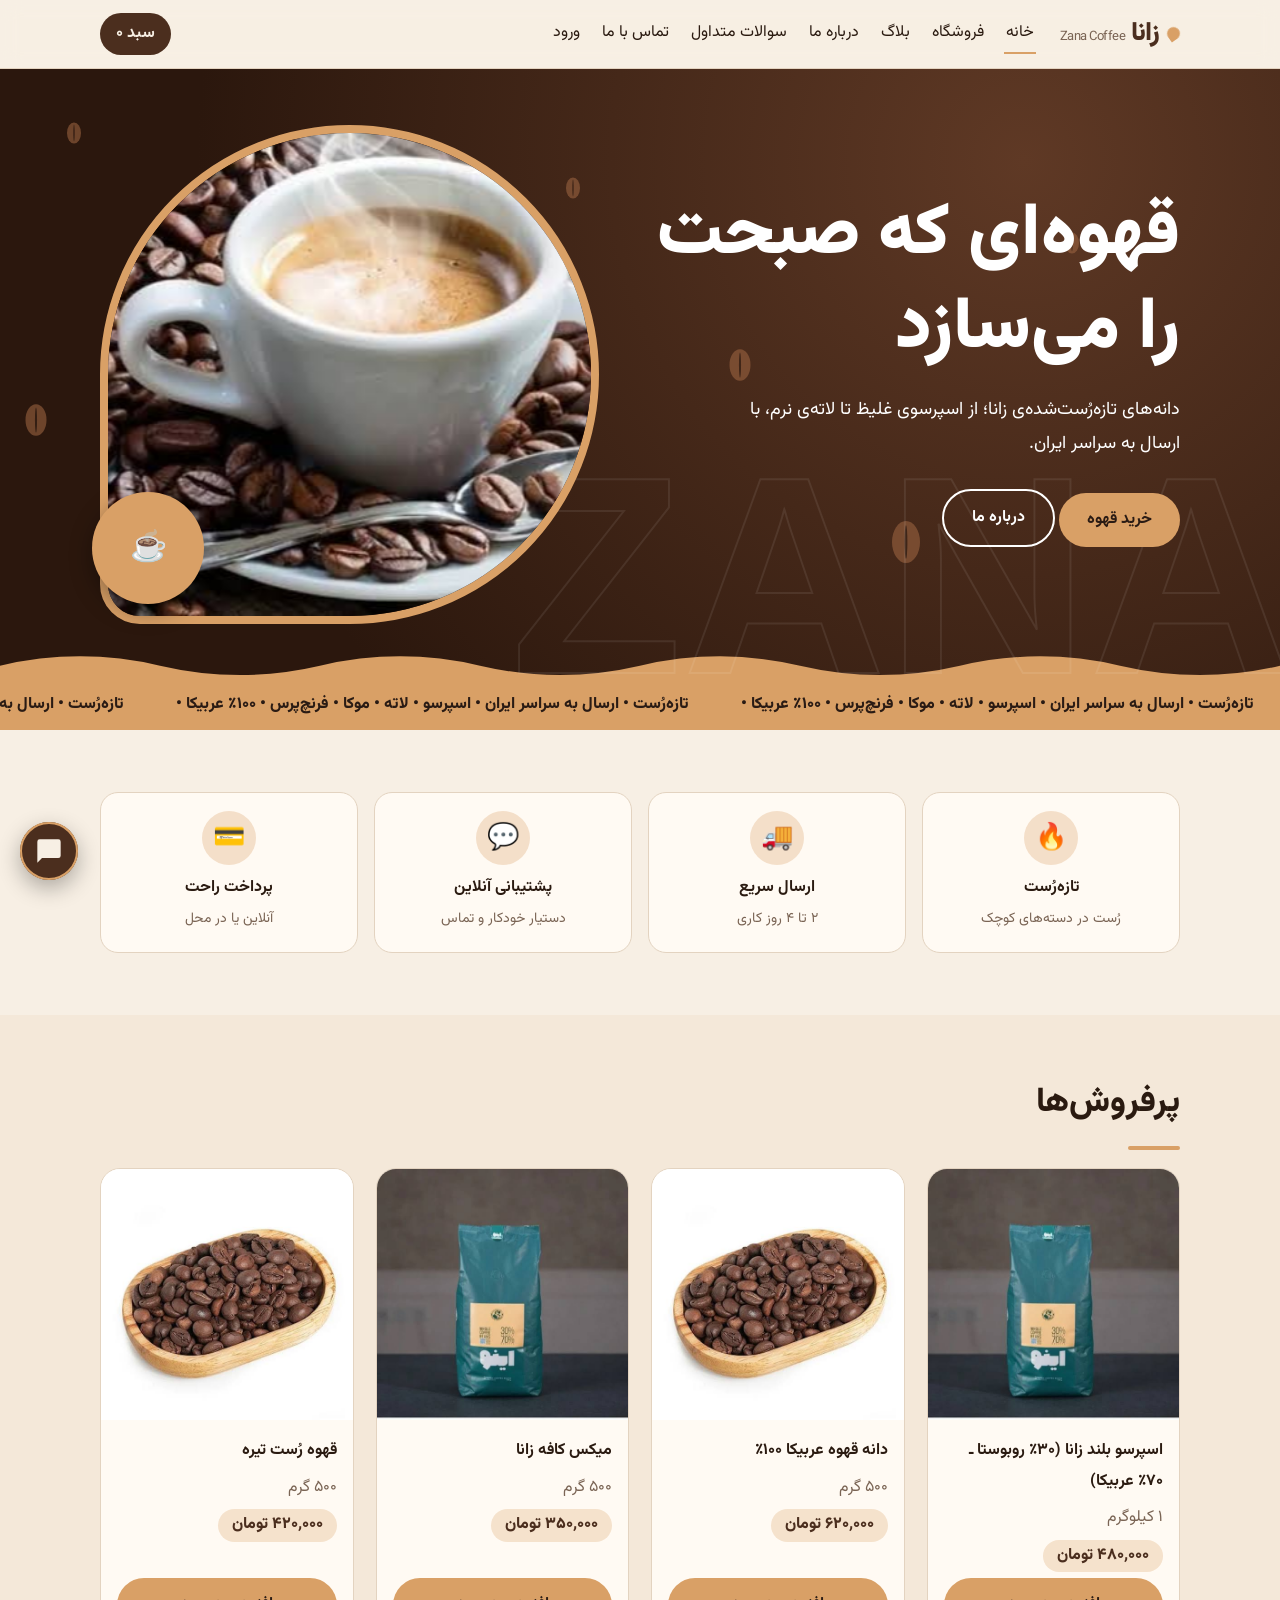
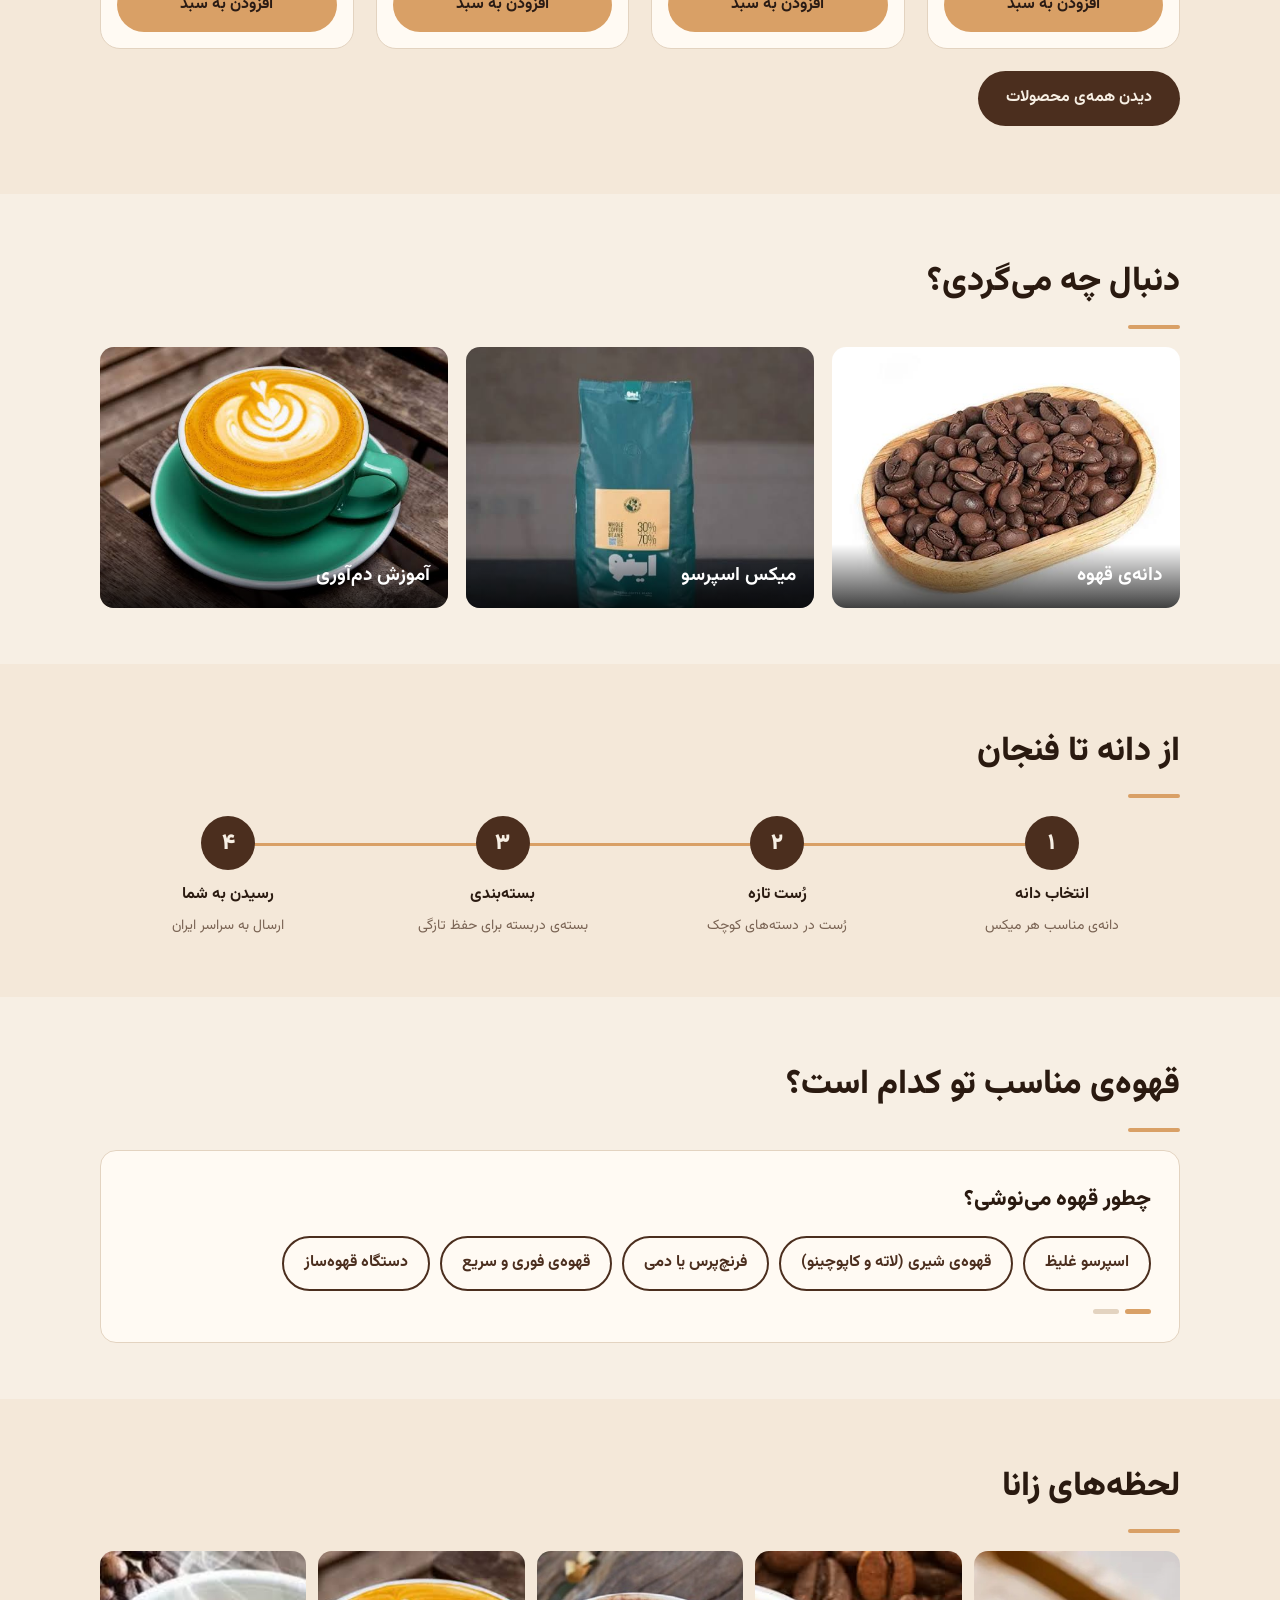
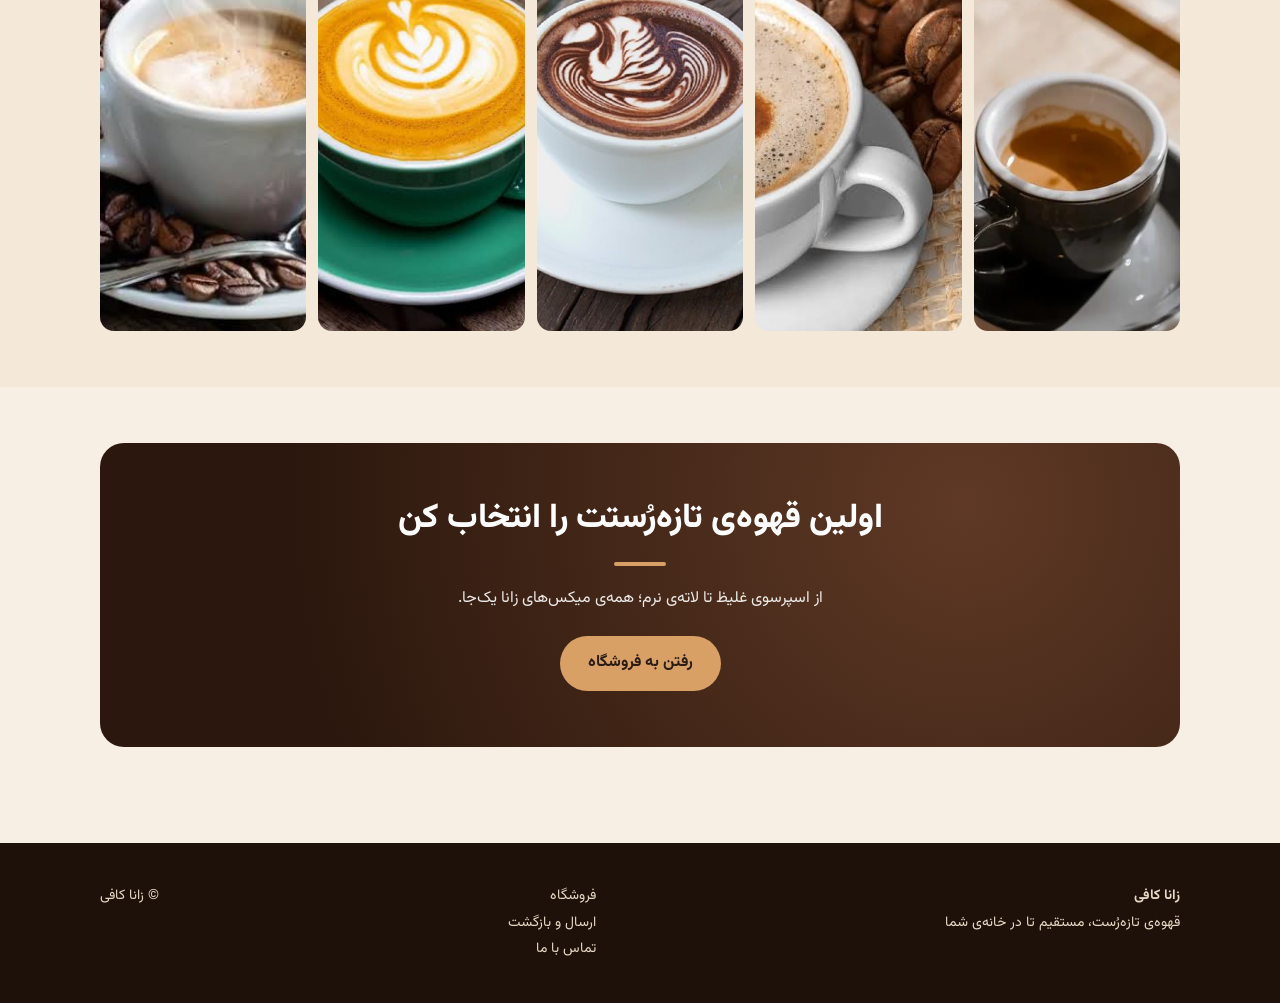
<file: index.html>
<!doctype html><html lang="fa" dir="rtl"><head><meta charset="utf-8"><meta name="viewport" content="width=device-width,initial-scale=1"><title>خانه | زانا کافی</title>

<link rel="icon" type="image/jpeg" href="/InShot_20261126_101236354.jpg">
<link rel="preconnect" href="https://fonts.googleapis.com"><link href="https://fonts.googleapis.com/css2?family=Vazirmatn:wght@400;700;900&display=swap" rel="stylesheet"><link rel="stylesheet" href="style.css?v=5"></head>
<body data-page="home"><header><div class="wrap bar"><a class="logo" href="index.html">زانا<small>Zana Coffee</small></a><nav><a href="index.html" class=on>خانه</a><a href="shop.html">فروشگاه</a><a href="blog.html">بلاگ</a><a href="about.html">درباره ما</a><a href="faq.html">سوالات متداول</a><a href="contact.html">تماس با ما</a><a href="login.html">ورود</a></nav><a class="cartlink" href="cart.html">سبد <span class="cc">۰</span></a></div></header>
<main><div class="hero"><div class="wrap"><div><h1>قهوه‌ای که صبحت را می‌سازد</h1><p>دانه‌های تازه‌رُست‌شده‌ی زانا؛ از اسپرسوی غلیظ تا لاته‌ی نرم، با ارسال به سراسر ایران.</p><a class="btn" href="shop.html">خرید قهوه</a> <a class="btn ghost" style="color:#fff;border-color:#fff" href="about.html">درباره ما</a></div><img src="espresso.jpg" alt="فنجان اسپرسو و دانه‌های قهوه"></div></div><section class=""><div class="wrap"><h2>پرفروش‌ها</h2><div class="grid" id="feat"></div><p style="margin-top:22px"><a class="btn alt" href="shop.html">دیدن همه‌ی محصولات</a></p></div></section><section class=""><div class="wrap"><h2>دنبال چه می‌گردی؟</h2><div class="cats"><a class="cat" href="shop.html"><img src="beans.jpg" alt=""><b>دانه‌ی قهوه</b></a><a class="cat" href="shop.html"><img src="bag.jpg" alt=""><b>میکس اسپرسو</b></a><a class="cat" href="blog.html"><img src="latte.jpg" alt=""><b>آموزش دم‌آوری</b></a></div></div></section><section><div class="wrap"><h2>لحظه‌های زانا</h2><div class="acc"><figure tabindex="0"><img src="espresso2.jpg" alt="اسپرسو"><figcaption>اسپرسو</figcaption></figure><figure tabindex="0"><img src="heart.jpg" alt="کاپوچینو"><figcaption>کاپوچینو</figcaption></figure><figure tabindex="0"><img src="mocha.jpg" alt="موکا"><figcaption>موکا</figcaption></figure><figure tabindex="0"><img src="latte.jpg" alt="لاته"><figcaption>لاته</figcaption></figure><figure tabindex="0"><img src="espresso.jpg" alt="قهوه‌ی صبح"><figcaption>قهوه‌ی صبح</figcaption></figure></div></div></section></main>
<footer><div class="wrap"><div><b>زانا کافی</b><br>قهوه‌ی تازه‌رُست، مستقیم تا در خانه‌ی شما</div><div><a href="shop.html">فروشگاه</a><a href="faq.html">ارسال و بازگشت</a><a href="contact.html">تماس با ما</a></div><div>© زانا کافی</div></div></footer><script src="catalog.js?v=5"></script><script src="main.js?v=5"></script><script src="support.js?v=5"></script><script src="extras.js?v=5"></script></body></html>
</file>
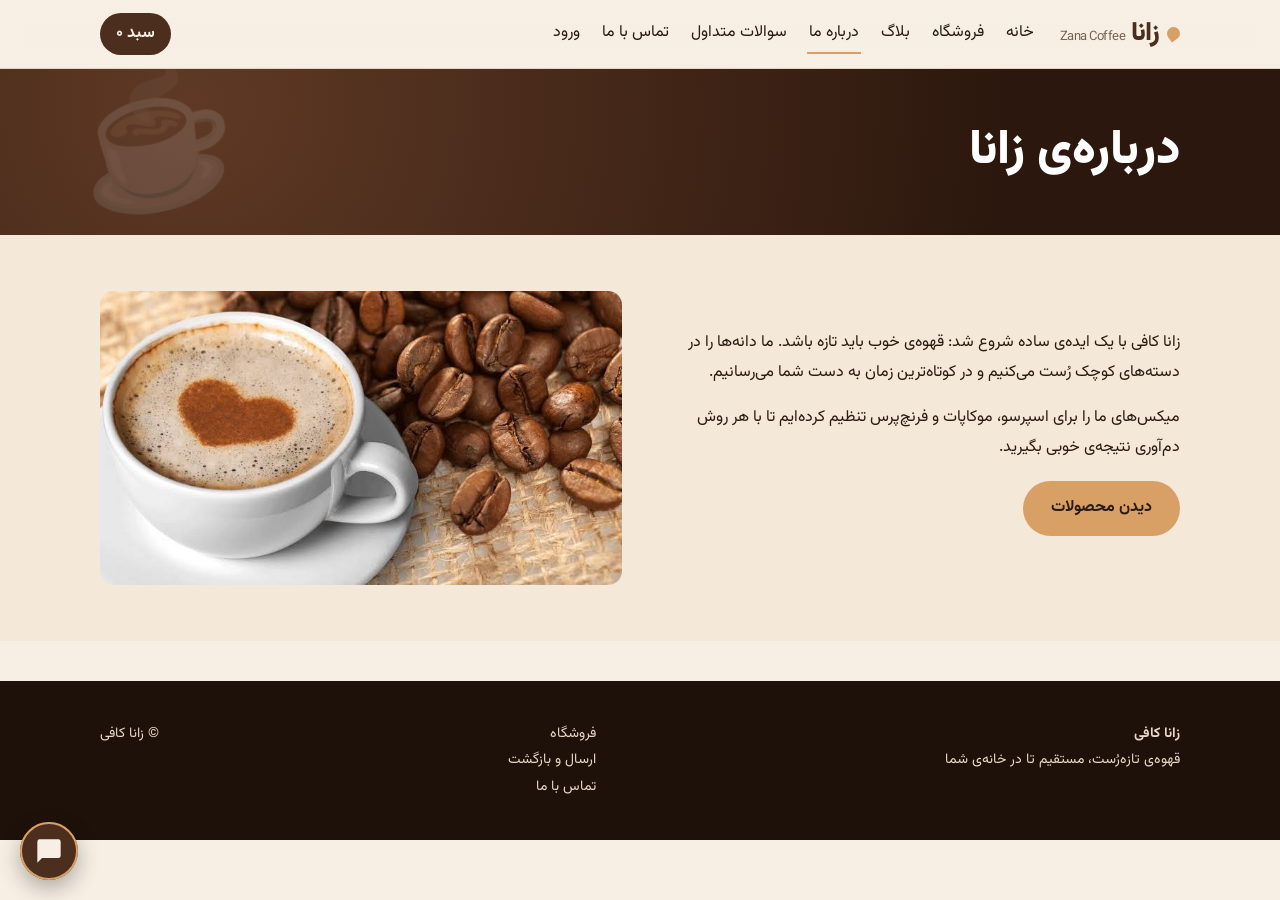
<file: about.html>
<!doctype html><html lang="fa" dir="rtl"><head><meta charset="utf-8"><meta name="viewport" content="width=device-width,initial-scale=1"><title>درباره ما | زانا کافی</title>
<link rel="preconnect" href="https://fonts.googleapis.com"><link href="https://fonts.googleapis.com/css2?family=Vazirmatn:wght@400;700;900&display=swap" rel="stylesheet"><link rel="stylesheet" href="style.css?v=5"></head>
<body data-page="about"><header><div class="wrap bar"><a class="logo" href="index.html">زانا<small>Zana Coffee</small></a><nav><a href="index.html">خانه</a><a href="shop.html">فروشگاه</a><a href="blog.html">بلاگ</a><a href="about.html" class=on>درباره ما</a><a href="faq.html">سوالات متداول</a><a href="contact.html">تماس با ما</a><a href="login.html">ورود</a></nav><a class="cartlink" href="cart.html">سبد <span class="cc">۰</span></a></div></header>
<main><section style="padding-bottom:8px"><div class="wrap"><h1 style="font-size:clamp(30px,5vw,48px)">درباره‌ی زانا</h1><p class="mut"></p></div></section><section><div class="wrap two"><div><p>زانا کافی با یک ایده‌ی ساده شروع شد: قهوه‌ی خوب باید تازه باشد. ما دانه‌ها را در دسته‌های کوچک رُست می‌کنیم و در کوتاه‌ترین زمان به دست شما می‌رسانیم.</p><p style="margin-top:14px">میکس‌های ما را برای اسپرسو، موکاپات و فرنچ‌پرس تنظیم کرده‌ایم تا با هر روش دم‌آوری نتیجه‌ی خوبی بگیرید.</p><p style="margin-top:18px"><a class="btn" href="shop.html">دیدن محصولات</a></p></div><img src="heart.jpg" alt="فنجان قهوه با طرح قلب"></div></section></main>
<footer><div class="wrap"><div><b>زانا کافی</b><br>قهوه‌ی تازه‌رُست، مستقیم تا در خانه‌ی شما</div><div><a href="shop.html">فروشگاه</a><a href="faq.html">ارسال و بازگشت</a><a href="contact.html">تماس با ما</a></div><div>© زانا کافی</div></div></footer><script src="catalog.js?v=5"></script><script src="main.js?v=5"></script><script src="support.js?v=5"></script><script src="extras.js?v=5"></script></body></html>
</file>
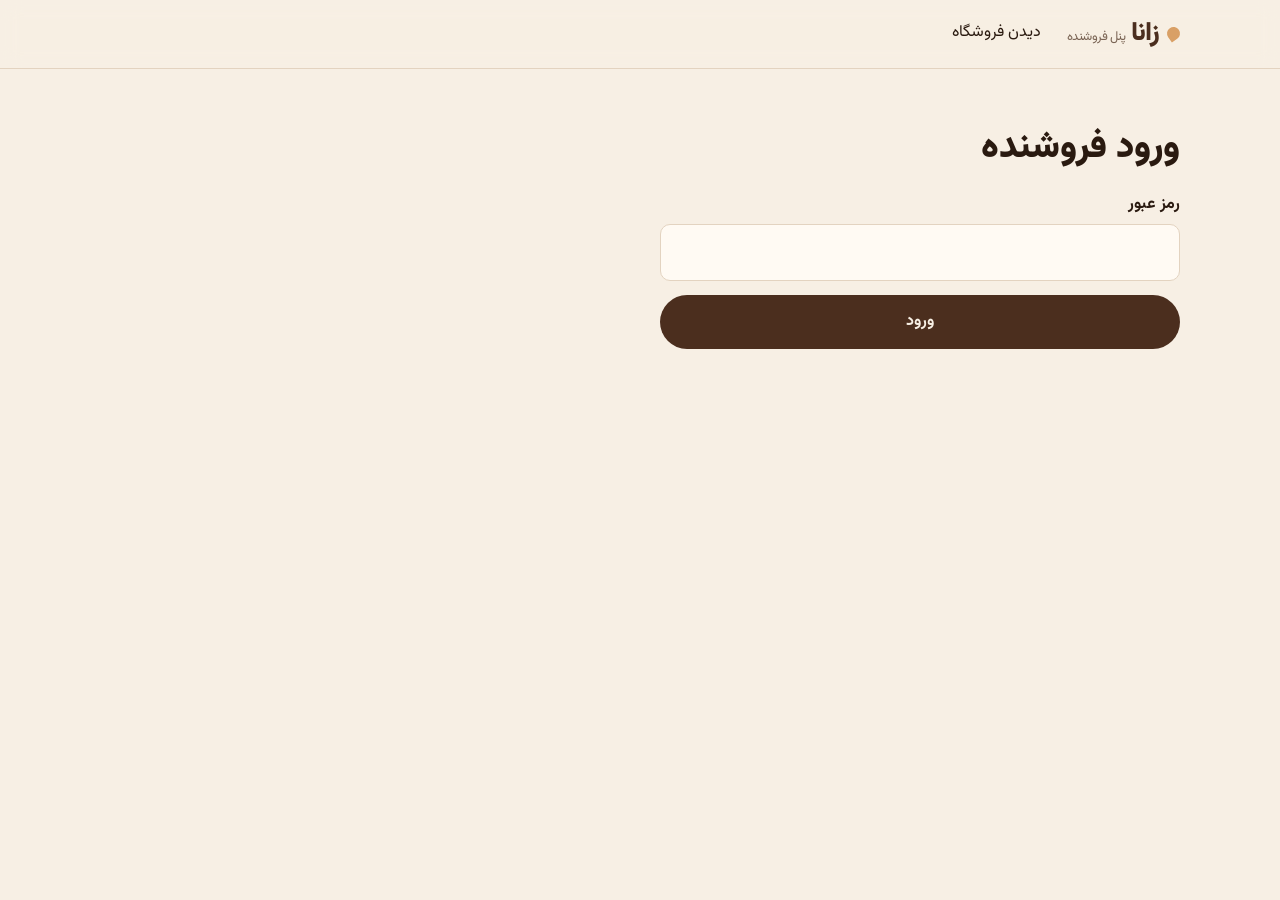
<file: admin.html>
<!doctype html><html lang="fa" dir="rtl"><head><meta charset="utf-8"><meta name="viewport" content="width=device-width,initial-scale=1"><meta name="robots" content="noindex"><title>پنل فروشنده | زانا کافی</title>
<link rel="preconnect" href="https://fonts.googleapis.com"><link href="https://fonts.googleapis.com/css2?family=Vazirmatn:wght@400;700;900&display=swap" rel="stylesheet"><link rel="stylesheet" href="style.css?v=5">
<style>.ad{display:grid;grid-template-columns:420px 1fr;gap:28px;align-items:start}.ad form{max-width:none}
.prow{display:flex;gap:14px;align-items:center;background:var(--card);border:1px solid var(--line);border-radius:12px;padding:10px;margin-bottom:10px}
.prow img{width:64px;height:64px;object-fit:cover;border-radius:8px;background:#fff}.prow .g{flex:1;min-width:0}.prow b{display:block}
.tag{font-size:12px;background:var(--line);padding:1px 10px;border-radius:999px;color:var(--mut);font-weight:400}
.danger{background:#b3402a;color:#fff}.btn:disabled{opacity:.45;cursor:not-allowed}.snack{position:fixed;bottom:20px;inset-inline-start:20px;z-index:50;background:var(--teal);color:var(--bg);padding:12px 18px;border-radius:12px;display:flex;gap:14px;align-items:center;box-shadow:0 8px 24px rgba(0,0,0,.3)}.snack button{background:var(--amber);border:0;border-radius:8px;padding:4px 14px;font:inherit;font-weight:700;cursor:pointer;color:#2a1b14}.prow .btn{padding:6px 14px}
.note{background:var(--card);border:1px dashed var(--amber);border-radius:12px;padding:12px 16px;margin:14px 0 18px}
.prev{width:120px;height:120px;object-fit:cover;border-radius:10px;border:1px solid var(--line)}
@media(max-width:860px){.ad{grid-template-columns:1fr}}</style></head>
<body data-page="admin"><header><div class="wrap bar"><a class="logo" href="index.html">زانا<small>پنل فروشنده</small></a><nav><a href="shop.html">دیدن فروشگاه</a></nav><button class="btn ghost" id="lo" type="button" hidden>خروج</button></div></header>
<main class="wrap">
<section id="gate"><h1 style="font-size:36px">ورود فروشنده</h1><form id="lf" style="margin-top:18px"><label>رمز عبور<input type="password" id="pw" required autocomplete="current-password"></label><button class="btn alt">ورود</button><p class="msg" id="lm" role="alert"></p></form></section>
<section id="panel" hidden>
<h1 style="font-size:34px">مدیریت محصولات <span class="tag" id="cnt"></span></h1>
<div class="note"><b>مهم:</b> تغییرات این صفحه فقط در همین مرورگر ذخیره می‌شود و مشتریان نمی‌بینند. برای انتشار، دکمه‌ی «دانلود فایل محصولات» را بزنید و فایل <code>catalog.js</code> دانلودشده را جای فایل هم‌نام در پوشه‌ی سایت (یا روی هاست) بگذارید.</div>
<p><button class="btn alt" id="ex" type="button">دانلود فایل محصولات (catalog.js)</button> <button class="btn" id="un" type="button" disabled>↩ بازگردانی آخرین تغییر</button> <button class="btn ghost" id="rs" type="button">بازگردانی محصولات اولیه سایت</button></p>
<div class="ad" style="margin-top:24px"><div><h2 id="ft">افزودن محصول</h2>
<form id="pf"><label>نام محصول *<input id="fn" required maxlength="80"></label><label>قیمت (تومان) *<input id="fp" required inputmode="numeric"></label><label>وزن یا واحد<input id="fw" placeholder="مثلاً ۵۰۰ گرم"></label>
<label>دسته<select id="fc"><option value="دانه">دانه‌ی قهوه</option><option value="آسیاب‌شده">قهوه‌ی آسیاب‌شده</option><option value="فوری">قهوه‌ی فوری</option><option value="دستگاه">دستگاه و لوازم</option><option value="سایر">سایر</option></select></label>
<label>توضیح کوتاه<textarea id="fd" rows="2"></textarea></label>
<label>مشخصات (هر خط یک مورد: «عنوان: مقدار»)<textarea id="sp" rows="5" placeholder="درجه‌ی رُست: متوسط&#10;طعم: شکلات تلخ"></textarea></label>
<label>عکس محصول<input type="file" id="img" accept="image/*"></label><img id="prev" class="prev" alt="" hidden>
<div><button class="btn alt" id="sv">افزودن محصول</button> <button class="btn ghost" id="cn" type="button" hidden>انصراف</button></div><p class="msg" id="fm" role="status"></p></form></div>
<div><h2>محصولات</h2><div id="items"></div></div></div></section></main>
<script src="catalog.js?v=5"></script><script src="main.js?v=5"></script>
<script>
const PASS='zana1234'; /* رمز ورود را اینجا عوض کنید */
const $=i=>document.getElementById(i);
const toEn=s=>String(s).replace(/[۰-۹]/g,d=>'۰۱۲۳۴۵۶۷۸۹'.indexOf(d)).replace(/[٠-٩]/g,d=>'٠١٢٣٤٥٦٧٨٩'.indexOf(d));
const esc=s=>String(s==null?'':s).replace(/[&<>"]/g,c=>({'&':'&amp;','<':'&lt;','>':'&gt;','"':'&quot;'}[c]));
const LAB={'دانه':'دانه‌ی قهوه','آسیاب‌شده':'قهوه‌ی آسیاب‌شده','فوری':'قهوه‌ی فوری','دستگاه':'دستگاه و لوازم','سایر':'سایر'};
const PH='data:image/svg+xml;utf8,'+encodeURIComponent('<svg xmlns="http://www.w3.org/2000/svg" viewBox="0 0 200 200"><rect width="200" height="200" fill="#e8d7c3"/><text x="100" y="125" font-size="80" text-anchor="middle">☕</text></svg>');
let list=JSON.parse(JSON.stringify(P)),editing=null,imgData=null,hist=[];
try{hist=JSON.parse(localStorage.getItem('zcath')||'[]')}catch(e){}
const saveHist=()=>{let h=hist.slice();for(;;){try{localStorage.setItem('zcath',JSON.stringify(h));return}catch(e){if(!h.length)return;h.shift()}}};
const snap=()=>{hist.push(JSON.stringify(list));hist=hist.slice(-5);saveHist();$('un').disabled=false};
function undo(){if(!hist.length)return;list=JSON.parse(hist.pop());saveHist();resetForm();save();render();$('un').disabled=!hist.length}
function toast(t,fn){document.querySelectorAll('.snack').forEach(x=>x.remove());const d=document.createElement('div');d.className='snack';d.setAttribute('role','status');d.innerHTML='<span></span>'+(fn?'<button type="button">بازگردانی</button>':'');d.firstChild.textContent=t;if(fn)d.querySelector('button').onclick=()=>{fn();d.remove()};document.body.append(d);setTimeout(()=>d.remove(),8000)}
const save=()=>{try{localStorage.setItem('zcat',JSON.stringify(list));return true}catch(e){alert('حافظه‌ی مرورگر پر شد. عکس کوچک‌تری بگذارید یا چند محصول را حذف کنید.');return false}};
const msg=t=>{$('fm').textContent=t;setTimeout(()=>$('fm').textContent='',2500)};
function render(){$('cnt').textContent=fa(list.length)+' محصول';
$('items').innerHTML=list.map(p=>`<div class="prow"><img src="${esc(p.i)}" alt=""><div class="g"><b>${esc(p.n)}</b><span class="mut">${fa(p.p)} تومان · ${esc(p.w||'')}</span> <span class="tag">${LAB[catOf(p)]||esc(catOf(p))}</span></div><button class="btn ghost" type="button" data-e="${p.id}">ویرایش</button><button class="btn danger" type="button" data-d="${p.id}">حذف</button></div>`).join('')||'<div class="note"><b>فهرست خالی است.</b><br>محصولات اولیه را برگردانید یا محصول تازه اضافه کنید.<br><br><button class="btn" type="button" id="re2">بازگردانی محصولات اولیه</button></div>';bindRe()}
function bindRe(){const b=$('re2');if(b)b.onclick=restore}
function resetForm(){editing=null;imgData=null;$('pf').reset();$('prev').hidden=true;$('sv').textContent='افزودن محصول';$('ft').textContent='افزودن محصول';$('cn').hidden=true}
$('items').onclick=e=>{const b=e.target.closest('button');if(!b)return;
if(b.dataset.d){const p=list.find(x=>x.id==b.dataset.d);if(p&&confirm('«'+p.n+'» حذف شود؟')){snap();list=list.filter(x=>x!==p);if(editing===p)resetForm();save();render();bindRe();toast('«'+p.n+'» حذف شد.',undo)}}
if(b.dataset.e){const p=list.find(x=>x.id==b.dataset.e);if(!p)return;editing=p;imgData=null;$('fn').value=p.n;$('fp').value=p.p;$('fw').value=p.w||'';$('fc').value=catOf(p);$('fd').value=p.d||'';
$('sp').value=(p.s||[]).filter(r=>r[0]!='نوع محصول').map(r=>r[0]+': '+r[1]).join('\n');$('prev').src=p.i;$('prev').hidden=false;$('sv').textContent='ذخیره‌ی تغییرات';$('ft').textContent='ویرایش محصول';$('cn').hidden=false;$('pf').scrollIntoView({behavior:'smooth'})}};
$('cn').onclick=resetForm;
$('img').onchange=e=>{const f=e.target.files[0];if(!f)return;const r=new FileReader();r.onload=()=>{const im=new Image();im.onload=()=>{const k=Math.min(1,800/Math.max(im.width,im.height)),c=document.createElement('canvas');c.width=Math.round(im.width*k);c.height=Math.round(im.height*k);c.getContext('2d').drawImage(im,0,0,c.width,c.height);imgData=c.toDataURL('image/jpeg',.82);$('prev').src=imgData;$('prev').hidden=false};im.src=r.result};r.readAsDataURL(f)};
$('pf').onsubmit=e=>{e.preventDefault();const n=$('fn').value.trim(),pr=Number(toEn($('fp').value).replace(/[^\d]/g,''));
if(!n||!pr){msg('نام و قیمت را درست وارد کنید.');return}
const cat=$('fc').value;
const s=$('sp').value.split('\n').map(l=>l.trim()).filter(Boolean).map(l=>{const i=l.search(/[:：]/);return i>0?[l.slice(0,i).trim(),l.slice(i+1).trim()]:null}).filter(r=>r&&r[0]!='نوع محصول');
s.unshift(['نوع محصول',LAB[cat]]);
const o={n,p:pr,w:$('fw').value.trim(),d:$('fd').value.trim(),cat,s};if(imgData)o.i=imgData;
snap();if(editing){Object.assign(editing,o);msg('تغییرات ذخیره شد.')}else{o.id=Math.max(100,...list.map(x=>x.id))+1;o.i=o.i||PH;list.push(o);msg('محصول اضافه شد.')}
if(save()){render();bindRe();const m=$('fm').textContent;resetForm();$('fm').textContent=m}};
$('ex').onclick=()=>{const t='/* فایل محصولات زانا؛ این فایل را جایگزین catalog.js در پوشه‌ی سایت کنید */\nwindow.CATALOG='+JSON.stringify(list)+';\n';const a=document.createElement('a');a.href=URL.createObjectURL(new Blob([t],{type:'text/javascript'}));a.download='catalog.js';a.click();setTimeout(()=>URL.revokeObjectURL(a.href),1000)};
const restore=()=>{if(!confirm('لیست به محصولات اولیه‌ی سایت برگردد؟ (می‌توانید با «بازگردانی آخرین تغییر» لغوش کنید.)'))return;snap();try{localStorage.removeItem('zcat')}catch(e){}location.reload()};
$('rs').onclick=restore;$('un').onclick=undo;
const open=()=>{$('gate').hidden=true;$('panel').hidden=false;$('lo').hidden=false;render();bindRe();$('un').disabled=!hist.length};
$('lf').onsubmit=e=>{e.preventDefault();if($('pw').value===PASS){try{sessionStorage.zadm='1'}catch(x){}open()}else{$('lm').textContent='رمز عبور اشتباه است.'}};
$('lo').onclick=()=>{try{sessionStorage.removeItem('zadm')}catch(e){}location.reload()};
try{if(sessionStorage.zadm==='1')open()}catch(e){}
</script></body></html>
</file>
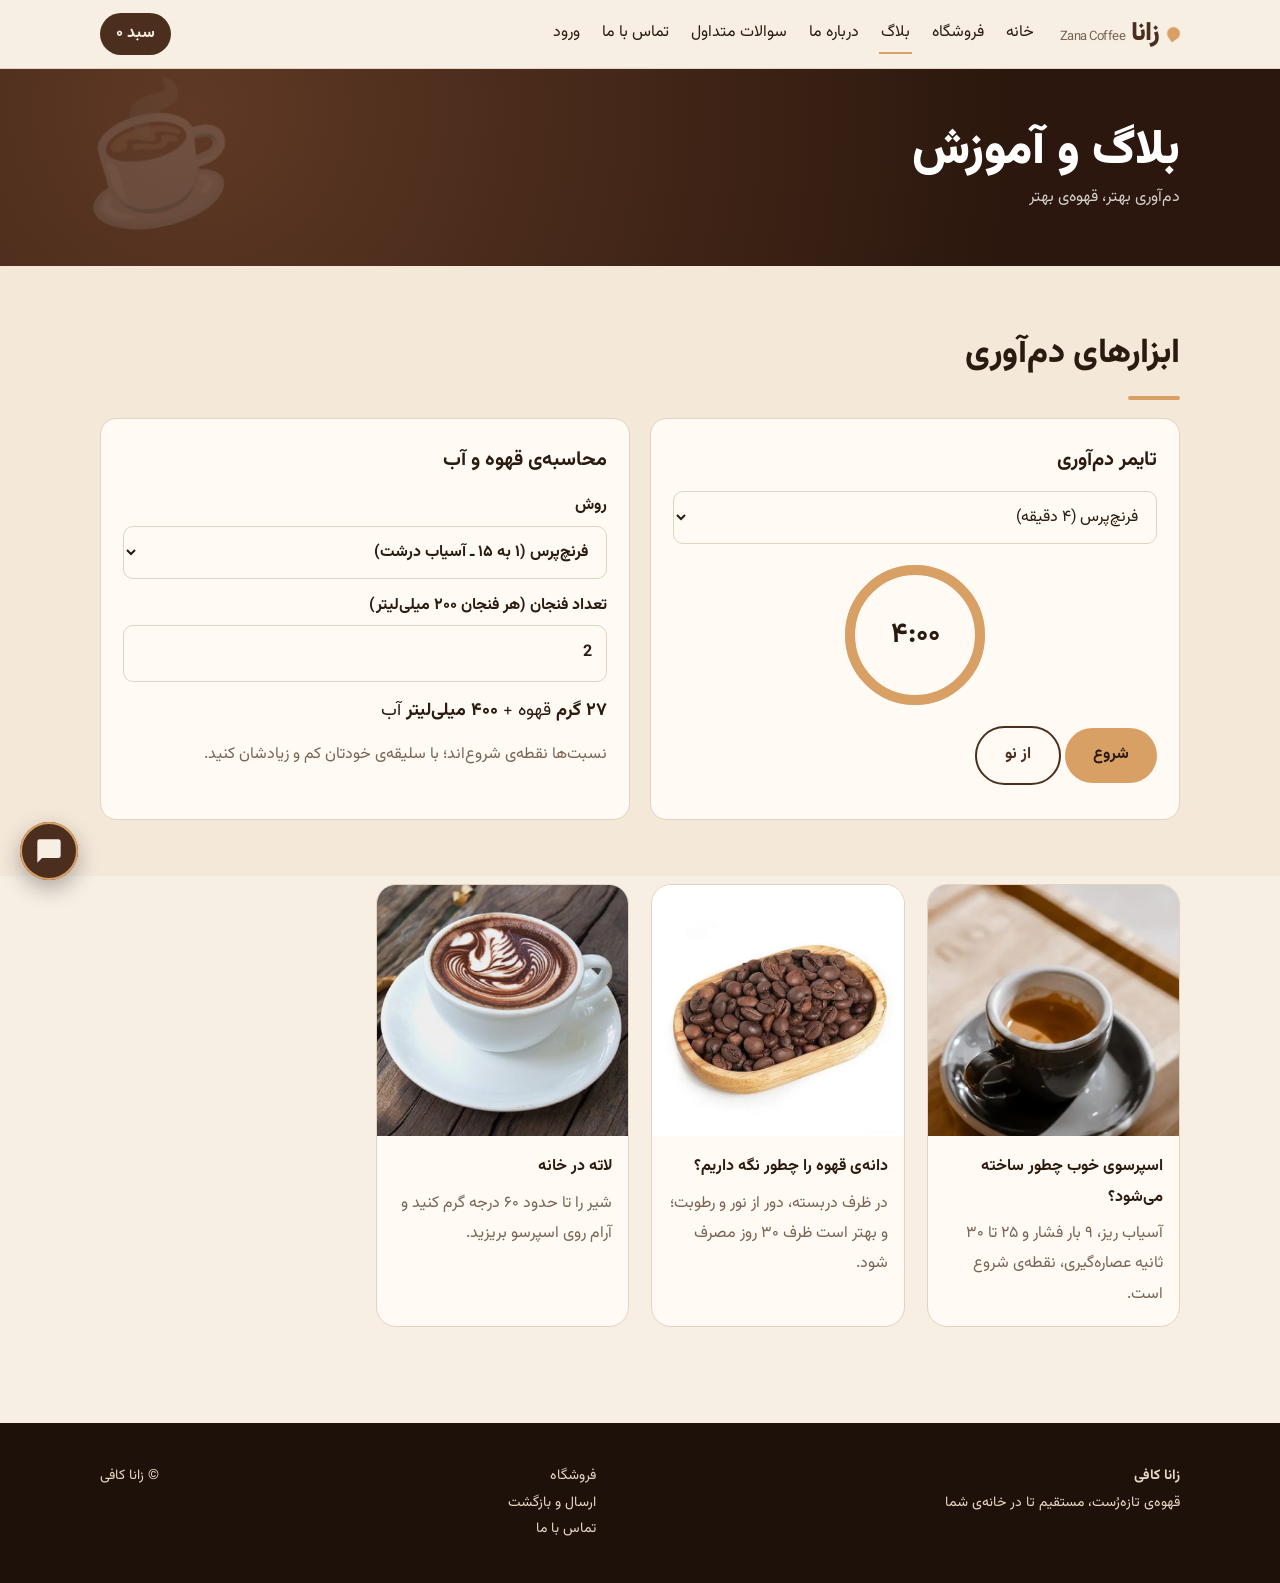
<file: blog.html>
<!doctype html><html lang="fa" dir="rtl"><head><meta charset="utf-8"><meta name="viewport" content="width=device-width,initial-scale=1"><title>بلاگ | زانا کافی</title>
<link rel="preconnect" href="https://fonts.googleapis.com"><link href="https://fonts.googleapis.com/css2?family=Vazirmatn:wght@400;700;900&display=swap" rel="stylesheet"><link rel="stylesheet" href="style.css?v=5"></head>
<body data-page="blog"><header><div class="wrap bar"><a class="logo" href="index.html">زانا<small>Zana Coffee</small></a><nav><a href="index.html">خانه</a><a href="shop.html">فروشگاه</a><a href="blog.html" class=on>بلاگ</a><a href="about.html">درباره ما</a><a href="faq.html">سوالات متداول</a><a href="contact.html">تماس با ما</a><a href="login.html">ورود</a></nav><a class="cartlink" href="cart.html">سبد <span class="cc">۰</span></a></div></header>
<main><section style="padding-bottom:8px"><div class="wrap"><h1 style="font-size:clamp(30px,5vw,48px)">بلاگ و آموزش</h1><p class="mut">دم‌آوری بهتر، قهوه‌ی بهتر</p></div></section><section style="padding-top:8px"><div class="wrap"><div class="grid"><article class="card"><img src="espresso2.jpg" alt=""><div class="in"><b>اسپرسوی خوب چطور ساخته می‌شود؟</b><span class="mut">آسیاب ریز، ۹ بار فشار و ۲۵ تا ۳۰ ثانیه عصاره‌گیری، نقطه‌ی شروع است.</span></div></article><article class="card"><img src="beans.jpg" alt=""><div class="in"><b>دانه‌ی قهوه را چطور نگه داریم؟</b><span class="mut">در ظرف دربسته، دور از نور و رطوبت؛ و بهتر است ظرف ۳۰ روز مصرف شود.</span></div></article><article class="card"><img src="mocha.jpg" alt=""><div class="in"><b>لاته در خانه</b><span class="mut">شیر را تا حدود ۶۰ درجه گرم کنید و آرام روی اسپرسو بریزید.</span></div></article></div></div></section></main>
<footer><div class="wrap"><div><b>زانا کافی</b><br>قهوه‌ی تازه‌رُست، مستقیم تا در خانه‌ی شما</div><div><a href="shop.html">فروشگاه</a><a href="faq.html">ارسال و بازگشت</a><a href="contact.html">تماس با ما</a></div><div>© زانا کافی</div></div></footer><script src="catalog.js?v=5"></script><script src="main.js?v=5"></script><script src="support.js?v=5"></script><script src="extras.js?v=5"></script></body></html>
</file>
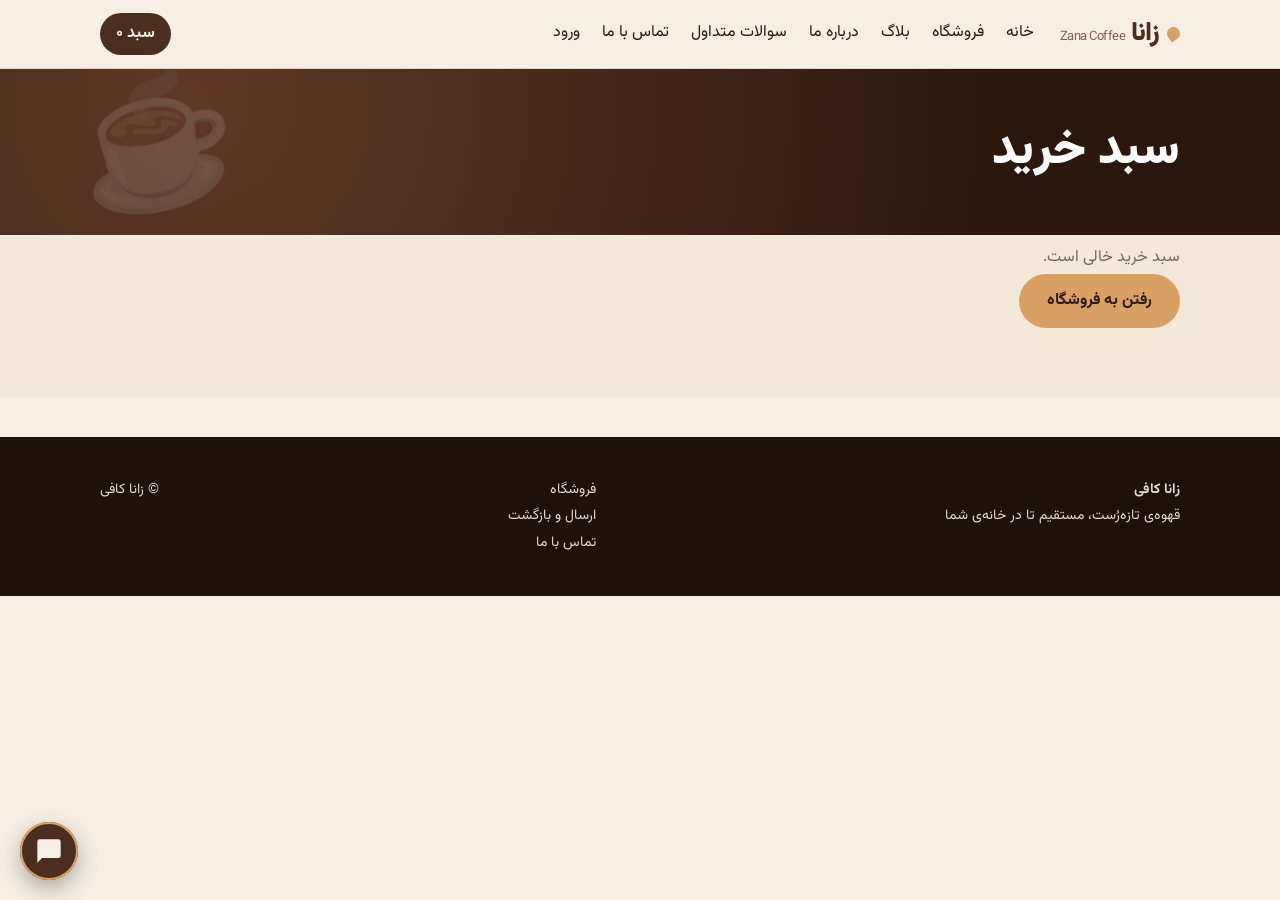
<file: cart.html>
<!doctype html><html lang="fa" dir="rtl"><head><meta charset="utf-8"><meta name="viewport" content="width=device-width,initial-scale=1"><title>سبد خرید | زانا کافی</title>
<link rel="preconnect" href="https://fonts.googleapis.com"><link href="https://fonts.googleapis.com/css2?family=Vazirmatn:wght@400;700;900&display=swap" rel="stylesheet"><link rel="stylesheet" href="style.css?v=5"></head>
<body data-page="cart"><header><div class="wrap bar"><a class="logo" href="index.html">زانا<small>Zana Coffee</small></a><nav><a href="index.html">خانه</a><a href="shop.html">فروشگاه</a><a href="blog.html">بلاگ</a><a href="about.html">درباره ما</a><a href="faq.html">سوالات متداول</a><a href="contact.html">تماس با ما</a><a href="login.html">ورود</a></nav><a class="cartlink" href="cart.html">سبد <span class="cc">۰</span></a></div></header>
<main><section style="padding-bottom:8px"><div class="wrap"><h1 style="font-size:clamp(30px,5vw,48px)">سبد خرید</h1><p class="mut"></p></div></section><section style="padding-top:8px"><div class="wrap"><div id="cart"></div></div></section></main>
<footer><div class="wrap"><div><b>زانا کافی</b><br>قهوه‌ی تازه‌رُست، مستقیم تا در خانه‌ی شما</div><div><a href="shop.html">فروشگاه</a><a href="faq.html">ارسال و بازگشت</a><a href="contact.html">تماس با ما</a></div><div>© زانا کافی</div></div></footer><script src="catalog.js?v=5"></script><script src="main.js?v=5"></script><script src="support.js?v=5"></script><script src="extras.js?v=5"></script></body></html>
</file>
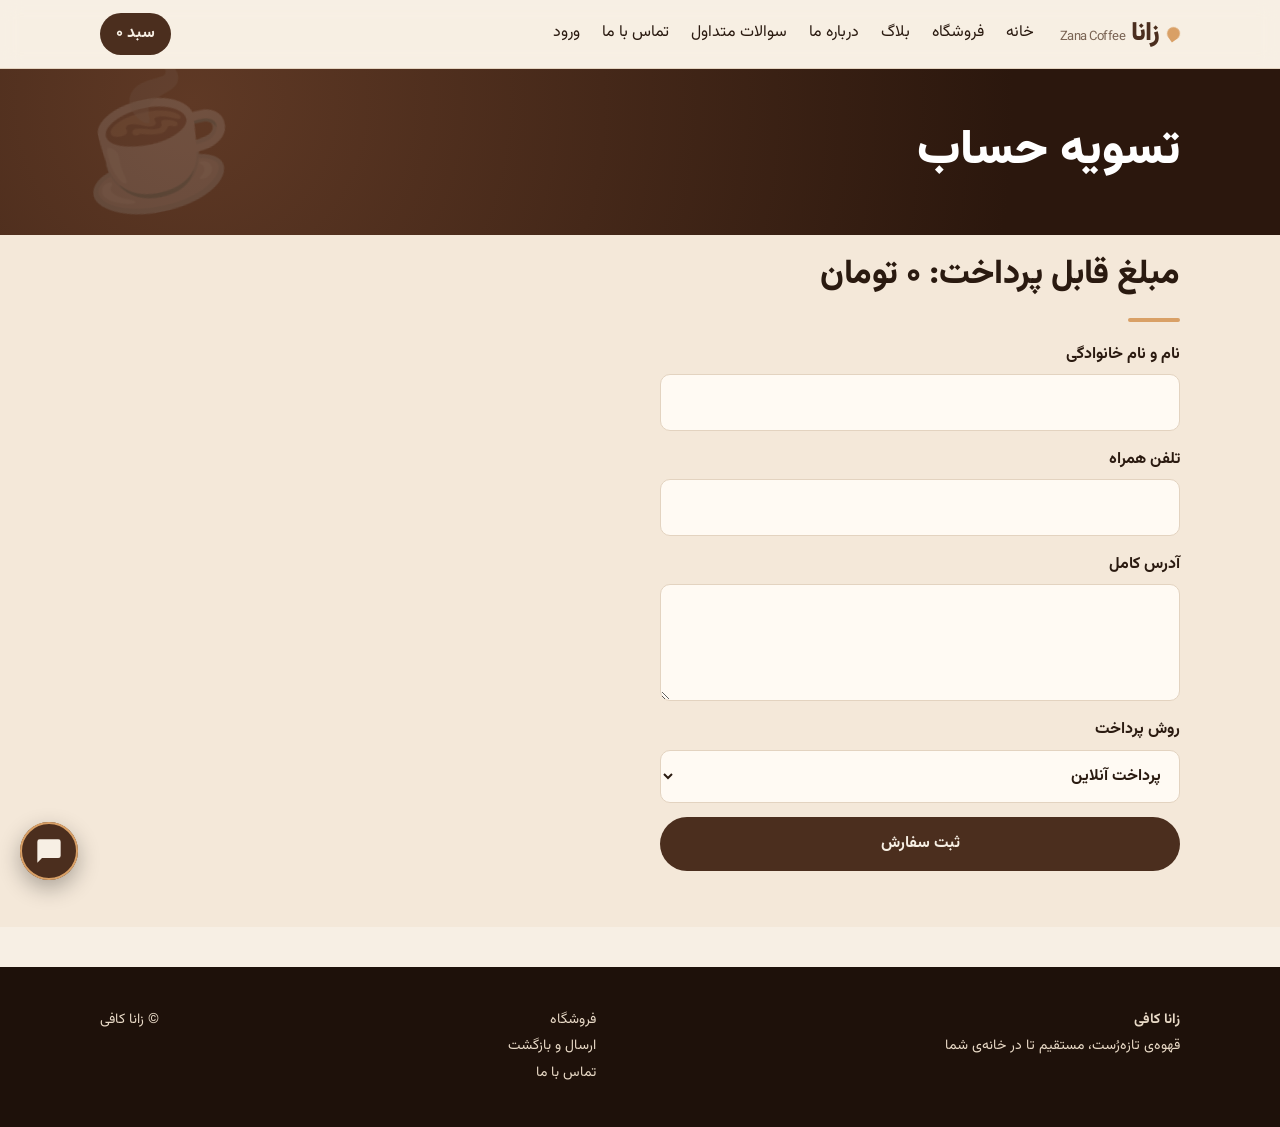
<file: checkout.html>
<!doctype html><html lang="fa" dir="rtl"><head><meta charset="utf-8"><meta name="viewport" content="width=device-width,initial-scale=1"><title>تسویه حساب | زانا کافی</title>
<link rel="preconnect" href="https://fonts.googleapis.com"><link href="https://fonts.googleapis.com/css2?family=Vazirmatn:wght@400;700;900&display=swap" rel="stylesheet"><link rel="stylesheet" href="style.css?v=5"></head>
<body data-page="checkout"><header><div class="wrap bar"><a class="logo" href="index.html">زانا<small>Zana Coffee</small></a><nav><a href="index.html">خانه</a><a href="shop.html">فروشگاه</a><a href="blog.html">بلاگ</a><a href="about.html">درباره ما</a><a href="faq.html">سوالات متداول</a><a href="contact.html">تماس با ما</a><a href="login.html">ورود</a></nav><a class="cartlink" href="cart.html">سبد <span class="cc">۰</span></a></div></header>
<main><section style="padding-bottom:8px"><div class="wrap"><h1 style="font-size:clamp(30px,5vw,48px)">تسویه حساب</h1><p class="mut"></p></div></section><section style="padding-top:8px"><div class="wrap"><h2 id="sum"></h2><form id="f"><label>نام و نام خانوادگی<input required></label><label>تلفن همراه<input required type="tel" inputmode="tel"></label><label>آدرس کامل<textarea required rows="3"></textarea></label><label>روش پرداخت<select><option>پرداخت آنلاین</option><option>پرداخت در محل</option></select></label><button class="btn alt">ثبت سفارش</button></form><p class="msg" id="ok" style="margin-top:14px" role="status"></p></div></section></main>
<footer><div class="wrap"><div><b>زانا کافی</b><br>قهوه‌ی تازه‌رُست، مستقیم تا در خانه‌ی شما</div><div><a href="shop.html">فروشگاه</a><a href="faq.html">ارسال و بازگشت</a><a href="contact.html">تماس با ما</a></div><div>© زانا کافی</div></div></footer><script src="catalog.js?v=5"></script><script src="main.js?v=5"></script><script src="support.js?v=5"></script><script src="extras.js?v=5"></script></body></html>
</file>
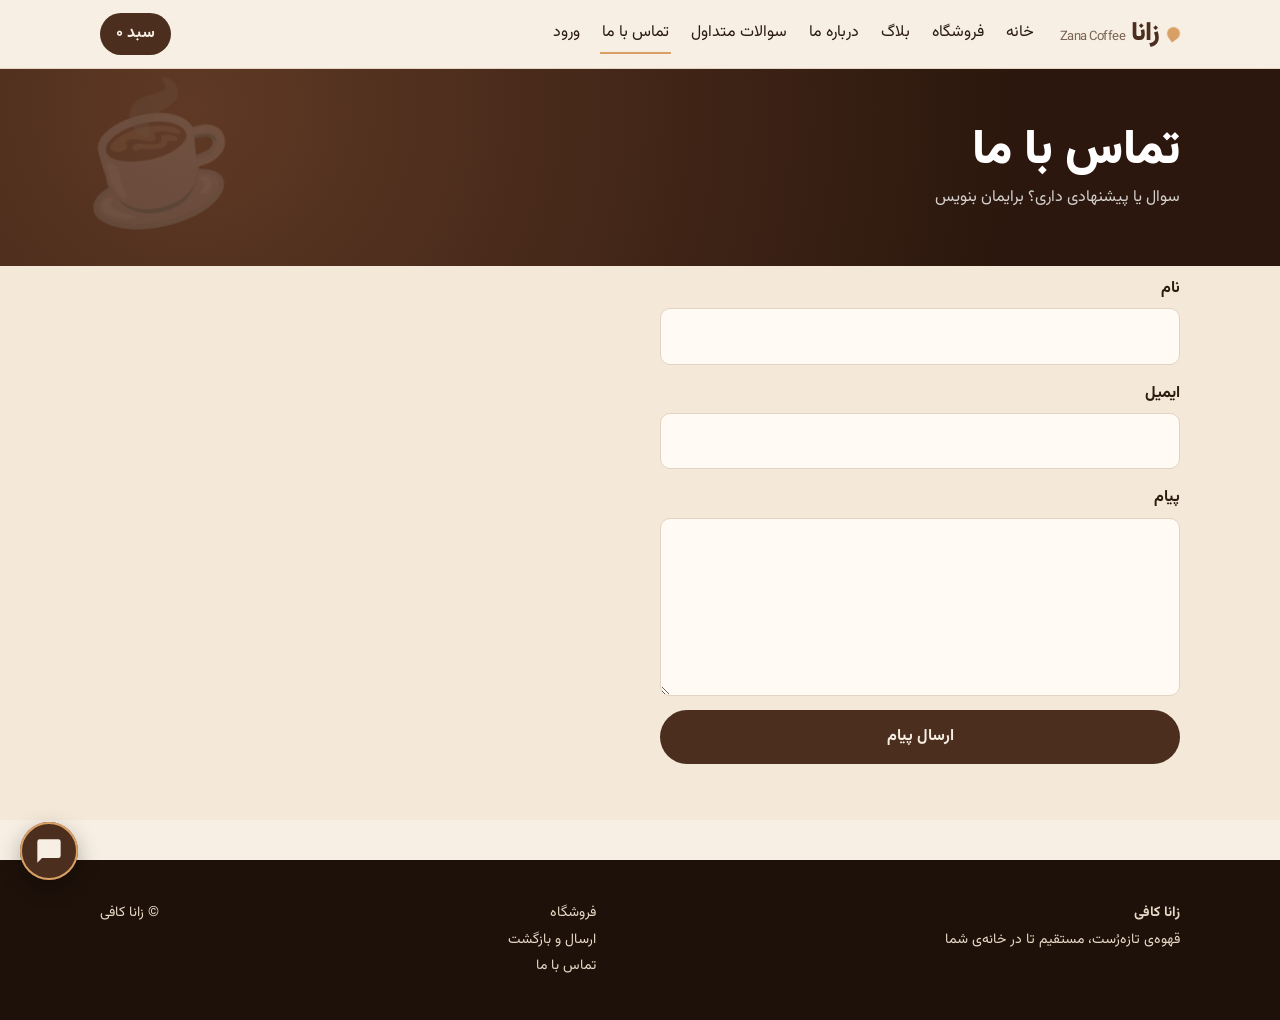
<file: contact.html>
<!doctype html><html lang="fa" dir="rtl"><head><meta charset="utf-8"><meta name="viewport" content="width=device-width,initial-scale=1"><title>تماس با ما | زانا کافی</title>
<link rel="preconnect" href="https://fonts.googleapis.com"><link href="https://fonts.googleapis.com/css2?family=Vazirmatn:wght@400;700;900&display=swap" rel="stylesheet"><link rel="stylesheet" href="style.css?v=5"></head>
<body data-page="contact"><header><div class="wrap bar"><a class="logo" href="index.html">زانا<small>Zana Coffee</small></a><nav><a href="index.html">خانه</a><a href="shop.html">فروشگاه</a><a href="blog.html">بلاگ</a><a href="about.html">درباره ما</a><a href="faq.html">سوالات متداول</a><a href="contact.html" class=on>تماس با ما</a><a href="login.html">ورود</a></nav><a class="cartlink" href="cart.html">سبد <span class="cc">۰</span></a></div></header>
<main><section style="padding-bottom:8px"><div class="wrap"><h1 style="font-size:clamp(30px,5vw,48px)">تماس با ما</h1><p class="mut">سوال یا پیشنهادی داری؟ برایمان بنویس</p></div></section><section style="padding-top:8px"><div class="wrap"><form id="f"><label>نام<input required></label><label>ایمیل<input type="email" required></label><label>پیام<textarea rows="5" required></textarea></label><button class="btn alt">ارسال پیام</button></form><p class="msg" id="ok" role="status" style="margin-top:14px"></p></div></section></main>
<footer><div class="wrap"><div><b>زانا کافی</b><br>قهوه‌ی تازه‌رُست، مستقیم تا در خانه‌ی شما</div><div><a href="shop.html">فروشگاه</a><a href="faq.html">ارسال و بازگشت</a><a href="contact.html">تماس با ما</a></div><div>© زانا کافی</div></div></footer><script src="catalog.js?v=5"></script><script src="main.js?v=5"></script><script src="support.js?v=5"></script><script src="extras.js?v=5"></script></body></html>
</file>
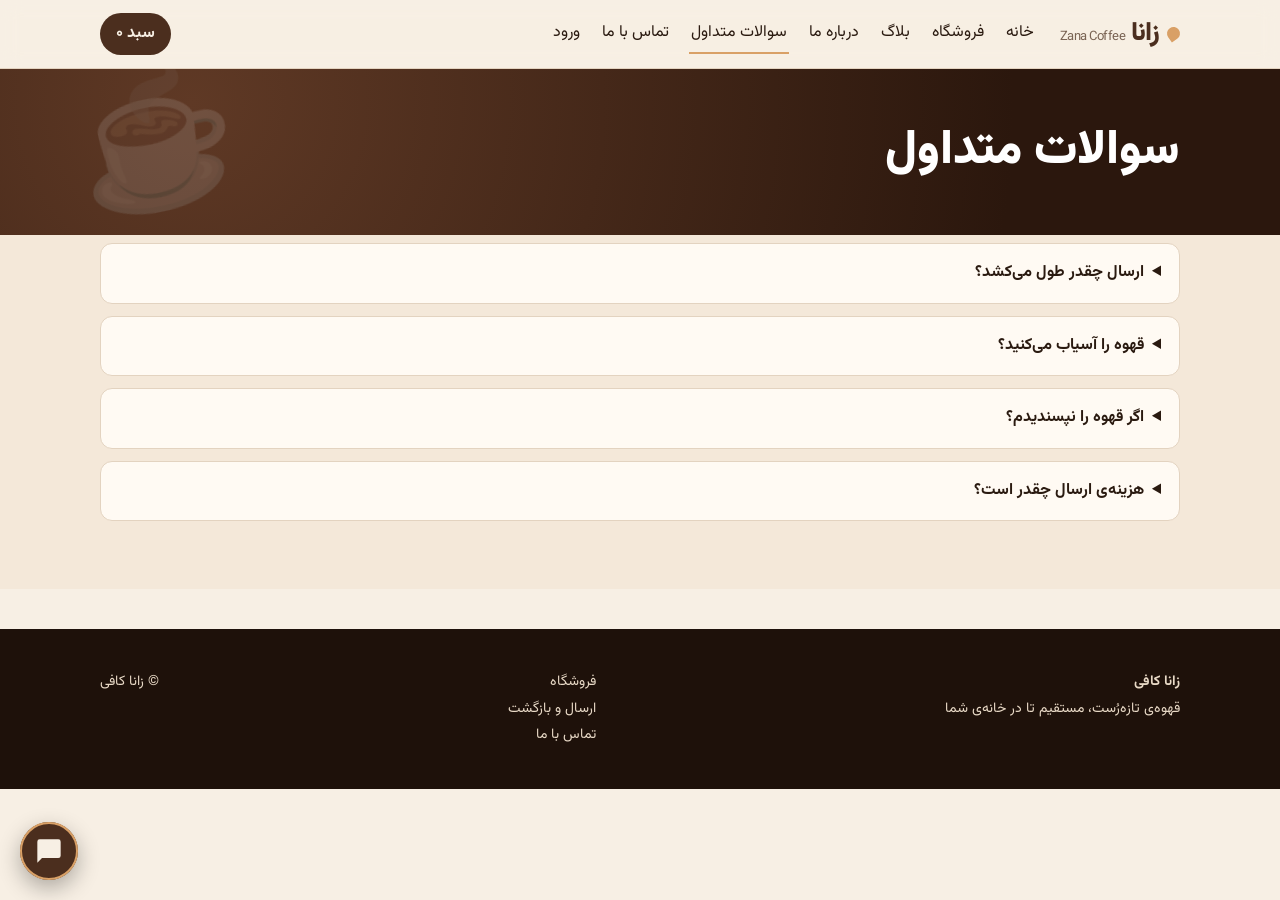
<file: faq.html>
<!doctype html><html lang="fa" dir="rtl"><head><meta charset="utf-8"><meta name="viewport" content="width=device-width,initial-scale=1"><title>سوالات متداول | زانا کافی</title>
<link rel="preconnect" href="https://fonts.googleapis.com"><link href="https://fonts.googleapis.com/css2?family=Vazirmatn:wght@400;700;900&display=swap" rel="stylesheet"><link rel="stylesheet" href="style.css?v=5"></head>
<body data-page="faq"><header><div class="wrap bar"><a class="logo" href="index.html">زانا<small>Zana Coffee</small></a><nav><a href="index.html">خانه</a><a href="shop.html">فروشگاه</a><a href="blog.html">بلاگ</a><a href="about.html">درباره ما</a><a href="faq.html" class=on>سوالات متداول</a><a href="contact.html">تماس با ما</a><a href="login.html">ورود</a></nav><a class="cartlink" href="cart.html">سبد <span class="cc">۰</span></a></div></header>
<main><section style="padding-bottom:8px"><div class="wrap"><h1 style="font-size:clamp(30px,5vw,48px)">سوالات متداول</h1><p class="mut"></p></div></section><section style="padding-top:8px"><div class="wrap"><details><summary>ارسال چقدر طول می‌کشد؟</summary><p class="mut">سفارش‌ها معمولاً ظرف ۲ تا ۴ روز کاری به دست شما می‌رسد.</p></details><details><summary>قهوه را آسیاب می‌کنید؟</summary><p class="mut">بله؛ هنگام ثبت سفارش در توضیحات بنویسید برای چه روشی (اسپرسو، فرنچ‌پرس و...) آسیاب شود.</p></details><details><summary>اگر قهوه را نپسندیدم؟</summary><p class="mut">با ما تماس بگیرید تا بهترین راه را برای تعویض یا بازگشت پیدا کنیم.</p></details><details><summary>هزینه‌ی ارسال چقدر است؟</summary><p class="mut">در مرحله‌ی تسویه حساب نمایش داده می‌شود. (مقدار نمونه؛ قبل از انتشار تنظیم کنید.)</p></details></div></section></main>
<footer><div class="wrap"><div><b>زانا کافی</b><br>قهوه‌ی تازه‌رُست، مستقیم تا در خانه‌ی شما</div><div><a href="shop.html">فروشگاه</a><a href="faq.html">ارسال و بازگشت</a><a href="contact.html">تماس با ما</a></div><div>© زانا کافی</div></div></footer><script src="catalog.js?v=5"></script><script src="main.js?v=5"></script><script src="support.js?v=5"></script><script src="extras.js?v=5"></script></body></html>
</file>
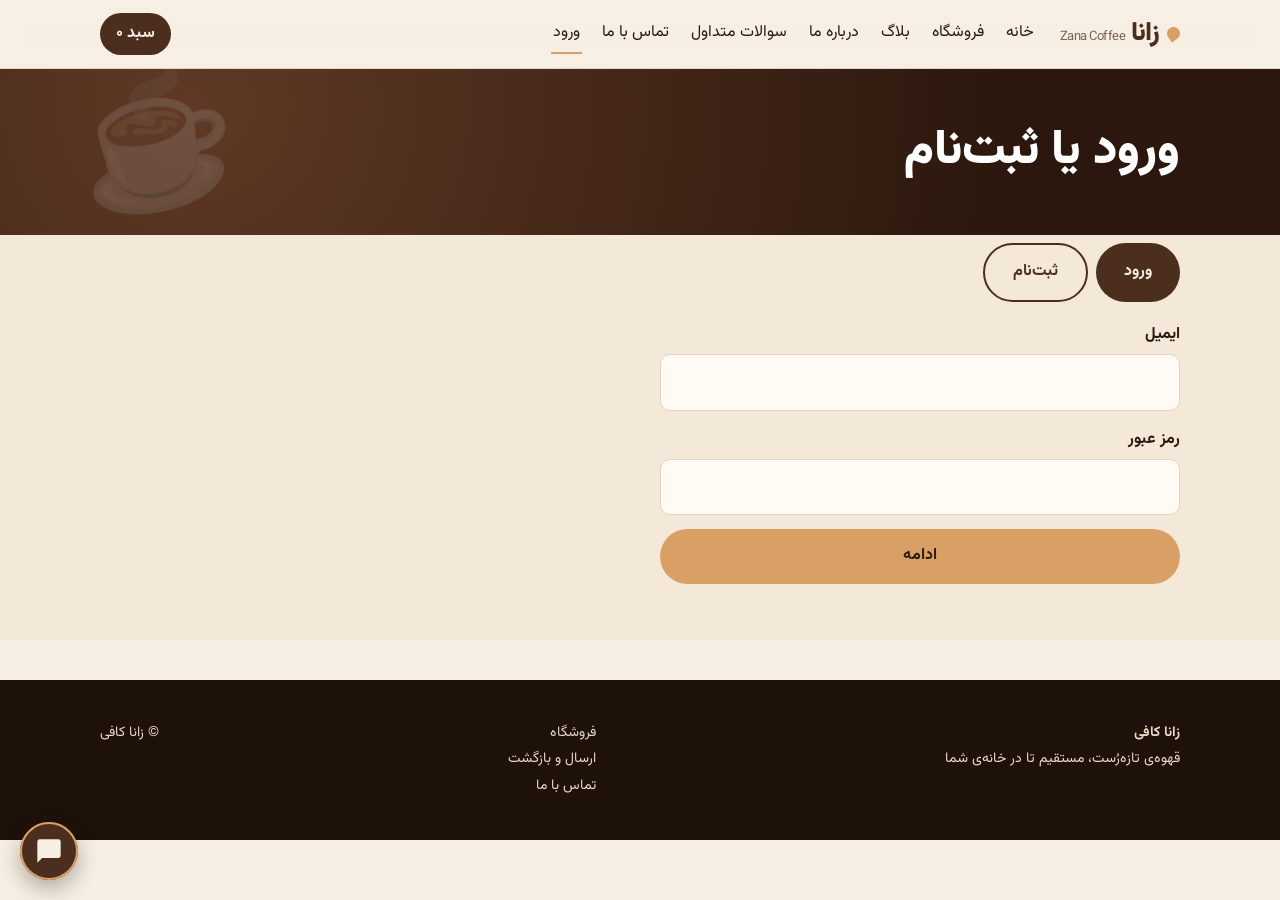
<file: login.html>
<!doctype html><html lang="fa" dir="rtl"><head><meta charset="utf-8"><meta name="viewport" content="width=device-width,initial-scale=1"><title>ورود و ثبت‌نام | زانا کافی</title>
<link rel="preconnect" href="https://fonts.googleapis.com"><link href="https://fonts.googleapis.com/css2?family=Vazirmatn:wght@400;700;900&display=swap" rel="stylesheet"><link rel="stylesheet" href="style.css?v=5"></head>
<body data-page="login"><header><div class="wrap bar"><a class="logo" href="index.html">زانا<small>Zana Coffee</small></a><nav><a href="index.html">خانه</a><a href="shop.html">فروشگاه</a><a href="blog.html">بلاگ</a><a href="about.html">درباره ما</a><a href="faq.html">سوالات متداول</a><a href="contact.html">تماس با ما</a><a href="login.html" class=on>ورود</a></nav><a class="cartlink" href="cart.html">سبد <span class="cc">۰</span></a></div></header>
<main><section style="padding-bottom:8px"><div class="wrap"><h1 style="font-size:clamp(30px,5vw,48px)">ورود یا ثبت‌نام</h1><p class="mut"></p></div></section><section style="padding-top:8px"><div class="wrap"><div class="tabs"><button class="btn alt" type="button">ورود</button><button class="btn ghost" type="button">ثبت‌نام</button></div><form id="f"><label id="nm" hidden>نام<input></label><label>ایمیل<input type="email" required></label><label>رمز عبور<input type="password" required></label><button class="btn">ادامه</button></form><p class="msg" id="ok" role="status" style="margin-top:14px"></p></div></section></main>
<footer><div class="wrap"><div><b>زانا کافی</b><br>قهوه‌ی تازه‌رُست، مستقیم تا در خانه‌ی شما</div><div><a href="shop.html">فروشگاه</a><a href="faq.html">ارسال و بازگشت</a><a href="contact.html">تماس با ما</a></div><div>© زانا کافی</div></div></footer><script src="catalog.js?v=5"></script><script src="main.js?v=5"></script><script src="support.js?v=5"></script><script src="extras.js?v=5"></script></body></html>
</file>
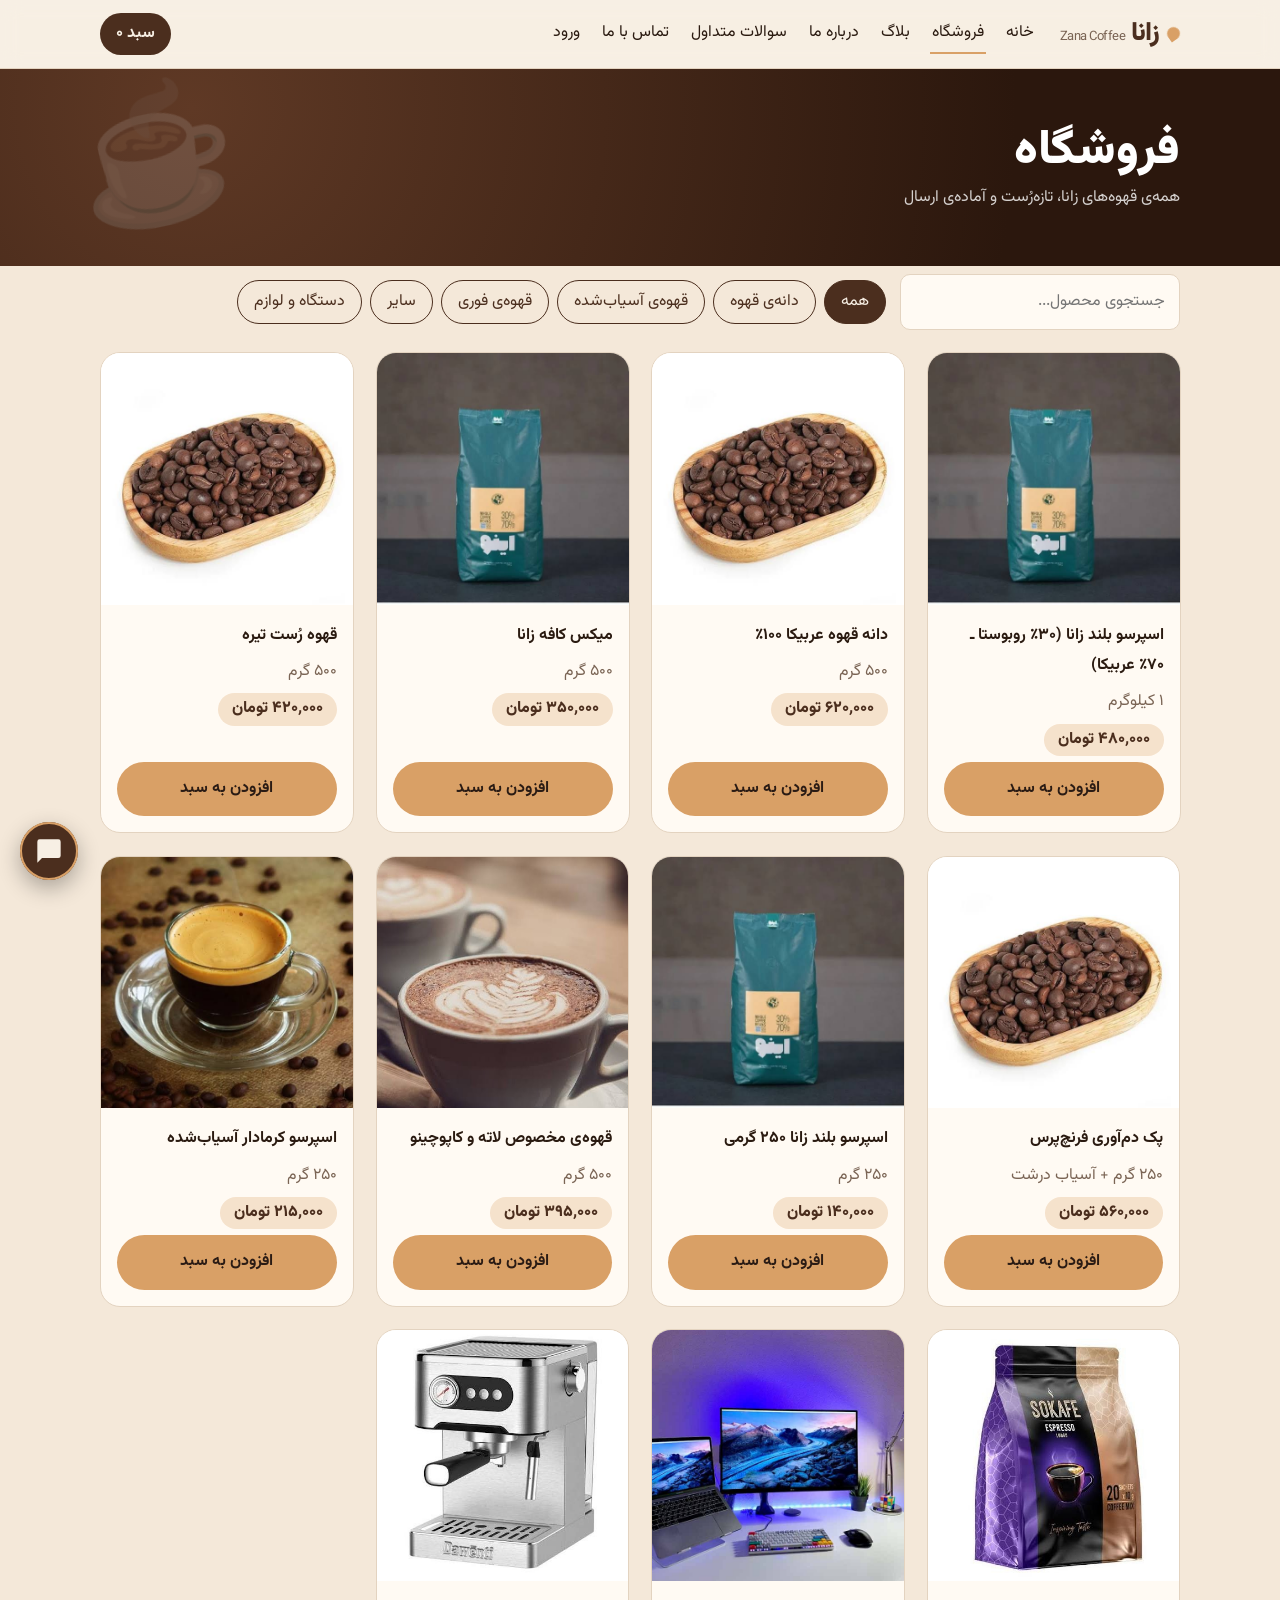
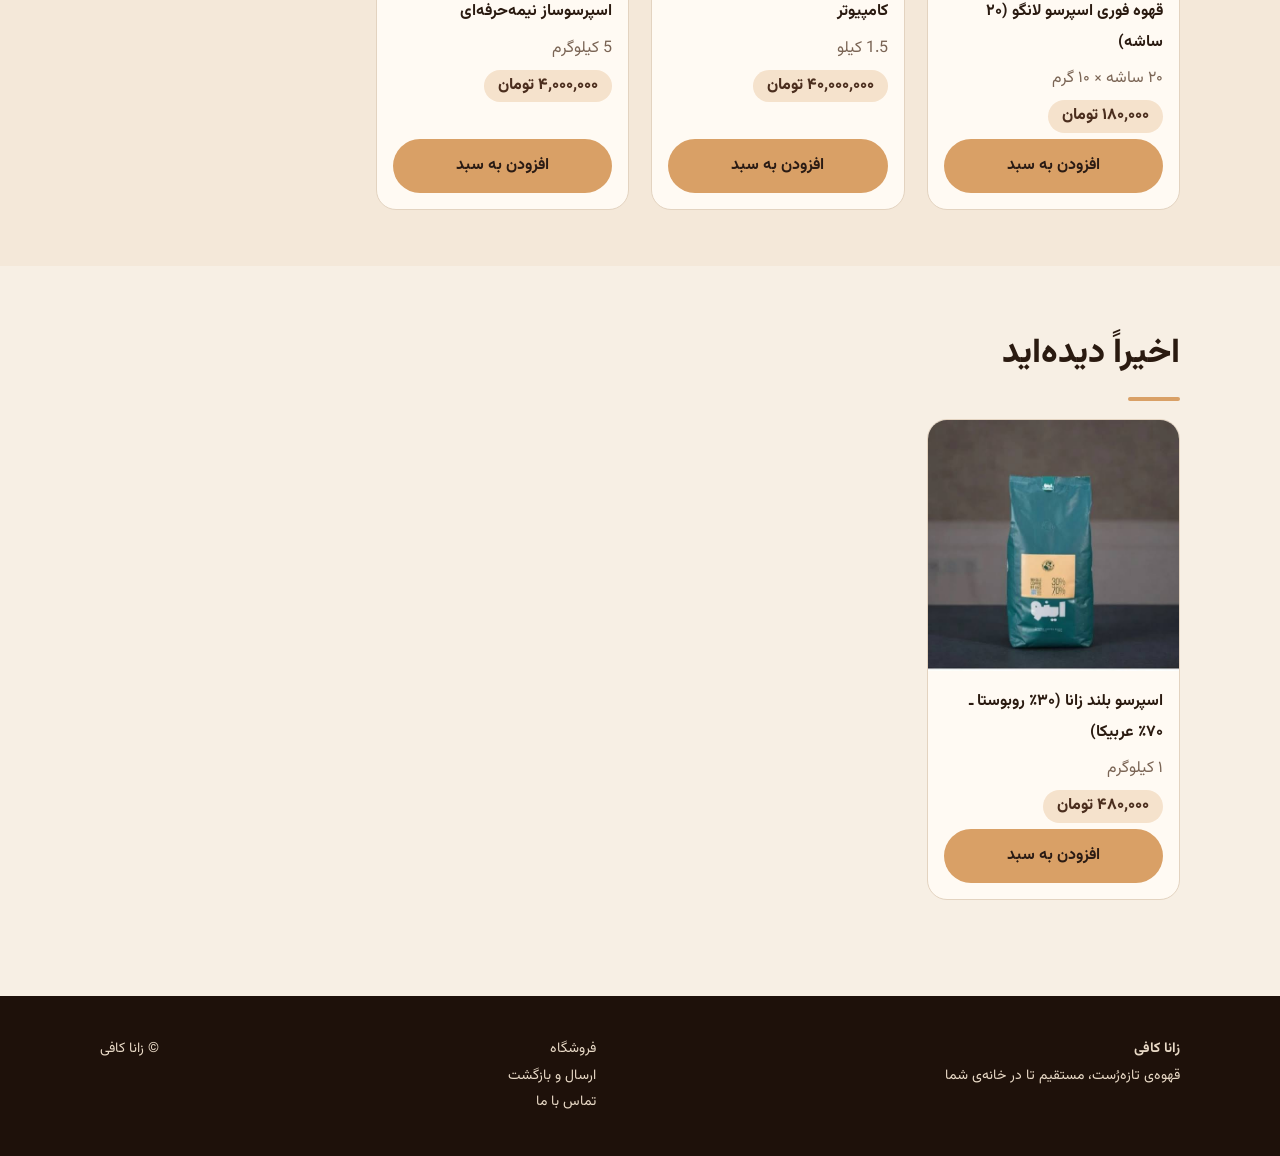
<file: shop.html>
<!doctype html><html lang="fa" dir="rtl"><head><meta charset="utf-8"><meta name="viewport" content="width=device-width,initial-scale=1"><title>فروشگاه | زانا کافی</title>
<link rel="preconnect" href="https://fonts.googleapis.com"><link href="https://fonts.googleapis.com/css2?family=Vazirmatn:wght@400;700;900&display=swap" rel="stylesheet"><link rel="stylesheet" href="style.css?v=5"></head>
<body data-page="shop"><header><div class="wrap bar"><a class="logo" href="index.html">زانا<small>Zana Coffee</small></a><nav><a href="index.html">خانه</a><a href="shop.html" class=on>فروشگاه</a><a href="blog.html">بلاگ</a><a href="about.html">درباره ما</a><a href="faq.html">سوالات متداول</a><a href="contact.html">تماس با ما</a><a href="login.html">ورود</a></nav><a class="cartlink" href="cart.html">سبد <span class="cc">۰</span></a></div></header>
<main><section style="padding-bottom:8px"><div class="wrap"><h1 style="font-size:clamp(30px,5vw,48px)">فروشگاه</h1><p class="mut">همه‌ی قهوه‌های زانا، تازه‌رُست و آماده‌ی ارسال</p></div></section><section style="padding-top:8px"><div class="wrap"><div class="grid" id="list"></div></div></section></main>
<footer><div class="wrap"><div><b>زانا کافی</b><br>قهوه‌ی تازه‌رُست، مستقیم تا در خانه‌ی شما</div><div><a href="shop.html">فروشگاه</a><a href="faq.html">ارسال و بازگشت</a><a href="contact.html">تماس با ما</a></div><div>© زانا کافی</div></div></footer><script src="catalog.js?v=5"></script><script src="main.js?v=5"></script><script src="support.js?v=5"></script><script src="extras.js?v=5"></script></body></html>
</file>
<file: style.css>
:root{--teal:#4b2e1e;--teal2:#6b4430;--amber:#d9a066;--ink:#2a1a10;--bg:#f7efe4;--card:#fffaf3;--mut:#7a6454;--line:#e3d3c0}
@media(prefers-color-scheme:dark){:root{--bg:#1a100a;--card:#27180f;--ink:#f4e8da;--mut:#c4ab93;--line:#41291b;--teal:#e3b784;--teal2:#f0cfa3}}
*{box-sizing:border-box;margin:0}
html{scroll-behavior:smooth}
body{font-family:Vazirmatn,Tahoma,sans-serif;background:var(--bg);color:var(--ink);line-height:1.9;font-size:16px}
a{color:inherit;text-decoration:none}img{max-width:100%;display:block}
:focus-visible{outline:3px solid var(--amber);outline-offset:2px}
.wrap{max-width:1120px;margin:auto;padding:0 20px}
header{position:sticky;top:0;z-index:9;background:var(--bg);border-bottom:1px solid var(--line)}
.bar{display:flex;align-items:center;gap:24px;height:68px}
.logo{font-weight:900;font-size:26px;color:var(--teal);letter-spacing:-.5px}
.logo small{font-weight:400;font-size:13px;color:var(--mut);margin-inline-start:6px}
nav{display:flex;gap:18px;flex:1;overflow-x:auto;white-space:nowrap}
nav a{padding:4px 2px;border-bottom:2px solid transparent}
nav a.on,nav a:hover{border-color:var(--amber)}
.cartlink{background:var(--teal);color:var(--bg);padding:6px 16px;border-radius:999px;font-weight:700}
.btn{display:inline-block;background:var(--amber);color:#2a1b14;font:inherit;font-weight:700;padding:12px 28px;border:0;border-radius:10px;cursor:pointer;transition:transform .15s}
.btn:hover{transform:translateY(-2px)}.btn.alt{background:var(--teal);color:var(--bg)}.btn.ghost{background:none;border:2px solid var(--teal);color:var(--teal)}
h1{font-size:clamp(34px,6vw,64px);line-height:1.3;font-weight:900}
h2{font-size:clamp(24px,3.4vw,34px);font-weight:800;margin-bottom:18px}
section{padding:56px 0}
.hero{background:radial-gradient(circle at 80% 15%,#5f3925,#2b170d 72%);color:#fff;overflow:hidden}
.hero .wrap{display:grid;grid-template-columns:1.1fr 1fr;gap:32px;align-items:center;padding-block:56px}
.hero p{font-size:18px;margin:16px 0 28px;max-width:46ch;opacity:.92}
.hero img{border-radius:50% 50% 50% 8%;aspect-ratio:1;object-fit:cover;border:8px solid var(--amber)}
.grid{display:grid;grid-template-columns:repeat(auto-fill,minmax(230px,1fr));gap:22px}
.card{background:var(--card);border:1px solid var(--line);border-radius:14px;overflow:hidden;display:flex;flex-direction:column}
.card img{aspect-ratio:1;object-fit:cover;width:100%;background:#fff}
.card .in{padding:16px;display:flex;flex-direction:column;gap:6px;flex:1}
.price{font-weight:800;color:var(--teal)}
.cats{display:grid;grid-template-columns:repeat(3,1fr);gap:18px}
.cat{position:relative;border-radius:14px;overflow:hidden;aspect-ratio:4/3}
.cat img{width:100%;height:100%;object-fit:cover}
.cat b{position:absolute;inset:auto 0 0 0;padding:14px 18px;background:linear-gradient(transparent,rgba(0,0,0,.75));color:#fff;font-size:19px}
.two{display:grid;grid-template-columns:1fr 1fr;gap:36px;align-items:center}
.two img{border-radius:14px;width:100%}
.mut{color:var(--mut)}
.row{display:flex;gap:14px;align-items:center;background:var(--card);border:1px solid var(--line);border-radius:12px;padding:12px;margin-bottom:12px}
.row img{width:72px;height:72px;object-fit:cover;border-radius:8px}.row .g{flex:1}
.qty button{width:32px;height:32px;border-radius:8px;border:1px solid var(--line);background:var(--card);color:var(--ink);font:inherit;cursor:pointer}
form{display:grid;gap:14px;max-width:520px}
input,textarea,select{font:inherit;padding:12px 14px;border:1px solid var(--line);border-radius:10px;background:var(--card);color:var(--ink);width:100%}
label{font-weight:700;display:grid;gap:4px}
details{background:var(--card);border:1px solid var(--line);border-radius:12px;padding:14px 18px;margin-bottom:12px}
summary{cursor:pointer;font-weight:700}
.tabs{display:flex;gap:8px;margin-bottom:18px}
.msg{background:var(--teal);color:var(--bg);padding:14px 18px;border-radius:10px;margin-top:14px}
footer{background:#1e110a;color:#e8d9c6;padding:40px 0;margin-top:40px;font-size:14px}
footer .wrap{display:flex;justify-content:space-between;flex-wrap:wrap;gap:20px}
footer a{display:block}
@media(max-width:760px){.hero .wrap,.two,.cats{grid-template-columns:1fr}.hero img{max-width:320px;margin:auto}}
@media(prefers-reduced-motion:reduce){*{transition:none!important;scroll-behavior:auto!important}}
.msg:empty{display:none}
/* ---- motion ---- */
.hero{position:relative}.hero .wrap{position:relative;z-index:1}
.hero h1,.hero p,.hero .btn{animation:rise .8s cubic-bezier(.2,.7,.2,1) both}
.hero p{animation-delay:.15s}.hero .btn{animation-delay:.3s}.hero .btn+.btn{animation-delay:.4s}
@keyframes rise{from{opacity:0;transform:translateY(28px)}to{opacity:1;transform:none}}
.steamwrap{position:relative;animation:pop 1s cubic-bezier(.2,.8,.2,1) both;will-change:transform}
@keyframes pop{from{opacity:0;transform:scale(.8) rotate(-8deg)}to{opacity:1;transform:none}}
.steam{position:absolute;top:-2%;width:14px;height:90px;border-radius:50%;background:linear-gradient(to top,rgba(255,255,255,.55),transparent);filter:blur(7px);opacity:0;animation:steam 3.2s ease-in infinite}
@keyframes steam{0%{opacity:0;transform:translateY(30px) scaleX(1)}30%{opacity:.8}100%{opacity:0;transform:translateY(-70px) scaleX(2.4)}}
.bean{position:absolute;width:20px;height:30px;border-radius:50%;background:#9a6340;opacity:.6;animation:drift 9s ease-in-out infinite alternate}
.bean::after{content:"";position:absolute;inset:3px 9px;border-radius:50%;background:#3b2417}
@keyframes drift{from{transform:translateY(0) rotate(0)}to{transform:translateY(-34px) rotate(160deg)}}
.marquee{background:var(--amber);color:#2a1b14;overflow:hidden;white-space:nowrap;font-weight:800;padding:10px 0}
.marquee div{display:inline-flex;animation:slide 24s linear infinite}
.marquee span{padding-inline:26px}
@keyframes slide{to{transform:translateX(50%)}}
.js .reveal{opacity:0;transform:translateY(34px);transition:opacity .7s ease,transform .7s cubic-bezier(.2,.7,.2,1);transition-delay:var(--d,0s)}
.js .reveal.in{opacity:1;transform:none}
.card{transition:transform .3s,box-shadow .3s}
.card:hover{transform:translateY(-6px);box-shadow:0 14px 30px rgba(0,0,0,.14)}
.card img,.cat img{transition:transform .6s}
.card:hover img,.cat:hover img{transform:scale(1.07)}.card,.cat{overflow:hidden}
.btn:active{transform:scale(.96)}
.btn{position:relative;overflow:hidden}
.btn::after{content:"";position:absolute;inset:0;background:linear-gradient(100deg,transparent 30%,rgba(255,255,255,.45) 50%,transparent 70%);transform:translateX(120%);transition:transform .6s}
.btn:hover::after{transform:translateX(-120%)}
.cartlink.bump{animation:bump .5s}
@keyframes bump{40%{transform:scale(1.25)}}
.toast{animation:toast 1.6s both}
@keyframes toast{0%{opacity:0;transform:translateY(20px)}15%,85%{opacity:1;transform:none}100%{opacity:0}}
header{transition:box-shadow .3s,height .3s}header.sc{box-shadow:0 6px 20px rgba(0,0,0,.12)}header.sc .bar{height:56px}
.bar{transition:height .3s}
@media(prefers-reduced-motion:reduce){*,*::after{animation:none!important}.js .reveal{opacity:1;transform:none}.steam,.bean{display:none}}

/* ---- coffee motion v2 ---- */
.hero .slides{border-radius:50% 50% 50% 8%;aspect-ratio:1;border:8px solid var(--amber);overflow:hidden;position:relative;background:#2b170d}
.hero .slides img{position:absolute;inset:0;width:100%;height:100%;object-fit:cover;border:0;border-radius:0;aspect-ratio:auto;opacity:0;transition:opacity 1.3s}
.hero .slides img.on{opacity:1;animation:kb 9s ease-out forwards}
@keyframes kb{from{transform:scale(1.18)}to{transform:scale(1)}}
.badge{position:absolute;bottom:4%;inset-inline-end:-8px;width:112px;height:112px;background:var(--amber);border-radius:50%;display:grid;place-items:center;color:#2a1b14;box-shadow:0 8px 22px rgba(0,0,0,.35)}
.badge svg{position:absolute;inset:6px;animation:spin 14s linear infinite}
.badge text{font:700 10.5px sans-serif;fill:#2a1b14;letter-spacing:1px}.badge b{font-size:30px}
@keyframes spin{to{transform:rotate(360deg)}}
.hero .bean{translate:calc(var(--mx,0)*var(--d2,10)*1px) calc(var(--my,0)*var(--d2,10)*1px)}
.wave{position:absolute;bottom:-1px;left:0;width:200%;height:34px;fill:var(--amber);animation:wv 10s linear infinite;z-index:0}
@keyframes wv{to{transform:translateX(-50%)}}
.prog{position:fixed;top:0;inset-inline:0;height:3px;background:var(--amber);transform-origin:right;transform:scaleX(0);z-index:30}
.pre .hero h1,.pre .hero p,.pre .hero .btn,.pre .steamwrap{animation-play-state:paused}
.loader{position:fixed;inset:0;z-index:99;background:#24130b;display:grid;place-items:center;text-align:center;transition:opacity .6s,visibility .6s}
.loader.out{opacity:0;visibility:hidden}
.loader .cw{position:relative;width:96px;margin:auto}
.loader .cw::after{content:"";position:absolute;right:-26px;top:14px;width:26px;height:36px;border:4px solid var(--amber);border-left:0;border-radius:0 20px 20px 0}
.loader .cup{width:96px;height:78px;border:4px solid var(--amber);border-radius:6px 6px 44px 44px;overflow:hidden;position:relative}
.loader .cup i{position:absolute;inset:auto 0 0;height:0;background:#8c5a3a;animation:fill 1.2s ease-in-out forwards}
@keyframes fill{to{height:88%}}
.loader p{color:var(--amber);font-weight:900;font-size:26px;margin-top:18px;animation:rise .8s .3s both}
.acc{display:flex;gap:12px;height:380px}
.acc figure{flex:1;position:relative;overflow:hidden;border-radius:14px;transition:flex .6s cubic-bezier(.2,.7,.2,1)}
.acc figure:hover,.acc figure:focus{flex:4;outline:0}
.acc img{width:100%;height:100%;object-fit:cover}
.acc figcaption{position:absolute;inset:auto 0 0;padding:14px 18px;color:#fff;font-weight:800;background:linear-gradient(transparent,rgba(30,17,10,.85));opacity:0;transform:translateY(10px);transition:.4s .15s}
.acc figure:hover figcaption,.acc figure:focus figcaption{opacity:1;transform:none}
@media(max-width:760px){.acc{flex-direction:column;height:auto}.acc figure{flex:none;height:90px;transition:height .5s}.acc figure:hover,.acc figure:focus{height:230px}}
@media(hover:hover){.js .card.reveal.in.done{transform:perspective(800px) translateY(var(--ty,0px)) rotateX(var(--rx,0deg)) rotateY(var(--ry,0deg));transition:transform .2s ease-out,box-shadow .3s;transition-delay:0s}.card.done:hover{--ty:-6px}}
@media(prefers-reduced-motion:reduce){.wave,.badge svg,.loader{display:none}.hero .slides img.on{animation:none}}
.specs{width:100%;border-collapse:collapse;margin:8px 0 20px;background:var(--card);border-radius:12px;overflow:hidden}.specs th,.specs td{padding:9px 14px;border-bottom:1px solid var(--line);text-align:start}.specs th{color:var(--mut);font-weight:700;width:38%}.specs caption{padding:0 0 6px;font-weight:700}
/* ---- online support ---- */
.chatbtn{position:fixed;bottom:20px;inset-inline-end:20px;z-index:40;width:58px;height:58px;border-radius:50%;border:0;background:var(--teal);color:var(--bg);cursor:pointer;display:grid;place-items:center;box-shadow:0 8px 22px rgba(0,0,0,.3);transition:transform .2s}
.chatbtn:hover{transform:scale(1.08)}
.chatbtn::before{content:"";position:absolute;inset:0;border-radius:50%;border:2px solid var(--amber);animation:ring 2.4s ease-out infinite}
@keyframes ring{from{transform:scale(1);opacity:.9}to{transform:scale(1.6);opacity:0}}
.chattip{position:fixed;bottom:34px;inset-inline-end:90px;z-index:40;background:var(--card);color:var(--ink);border:1px solid var(--line);padding:8px 14px;border-radius:12px;font-size:14px;box-shadow:0 6px 18px rgba(0,0,0,.2);opacity:0;visibility:hidden;transform:translateX(10px);transition:.4s}
.chattip.show{opacity:1;visibility:visible;transform:none}
.chatbox{position:fixed;bottom:90px;inset-inline-end:20px;z-index:40;width:min(360px,calc(100vw - 32px));height:min(500px,calc(100vh - 120px));background:var(--card);color:var(--ink);border:1px solid var(--line);border-radius:16px;box-shadow:0 18px 50px rgba(0,0,0,.35);display:flex;flex-direction:column;overflow:hidden;transform-origin:bottom left;opacity:0;visibility:hidden;transform:translateY(16px) scale(.92);transition:opacity .3s,transform .3s,visibility .3s}
.chatbox.open{opacity:1;visibility:visible;transform:none}
.chead{background:var(--teal);color:var(--bg);padding:12px 16px;display:flex;justify-content:space-between;align-items:center}
.chead small{display:block;opacity:.85;font-size:12px}
.cx{background:none;border:0;color:inherit;font-size:26px;line-height:1;cursor:pointer}
.chatlog{flex:1;overflow:auto;padding:14px;display:flex;flex-direction:column;gap:10px;background:var(--bg)}
.m{max-width:86%;padding:9px 13px;border-radius:14px;font-size:14.5px;line-height:1.8;animation:msgin .35s both}
.m.b{align-self:flex-start;background:var(--card);border:1px solid var(--line)}
.m.u{align-self:flex-end;background:var(--amber);color:#2a1b14}
.m a{color:var(--teal);font-weight:700;text-decoration:underline}
@keyframes msgin{from{opacity:0;transform:translateY(10px)}to{opacity:1;transform:none}}
.dots{display:flex;gap:5px;padding:13px 16px}
.dots i{width:7px;height:7px;border-radius:50%;background:var(--mut);animation:dot 1s infinite}
.dots i:nth-child(2){animation-delay:.15s}.dots i:nth-child(3){animation-delay:.3s}
@keyframes dot{50%{transform:translateY(-5px);opacity:.4}}
.chips{display:flex;flex-wrap:wrap;gap:6px;padding:8px 14px;background:var(--bg)}
.chips button{font:inherit;font-size:13px;padding:2px 12px;border-radius:999px;border:1px solid var(--teal);background:none;color:var(--teal);cursor:pointer}
.chips button:hover{background:var(--teal);color:var(--bg)}
.human{padding:8px 14px;font-size:13px;border-top:1px solid var(--line);color:var(--mut)}
.human a{color:var(--teal);font-weight:700;margin-inline-start:8px;text-decoration:underline}
.chatform{display:flex;max-width:none;gap:8px;padding:10px 14px;border-top:1px solid var(--line)}
.chatform .btn{padding:8px 16px}

/* ---- extras v4 ---- */
[hidden]{display:none!important}
.js .xr{opacity:0;transform:translateY(30px);transition:opacity .7s,transform .7s cubic-bezier(.2,.7,.2,1)}.js .xr.in{opacity:1;transform:none}
.quiz{background:var(--card);border:1px solid var(--line);border-radius:16px;padding:28px}
.quiz.in>*{animation:msgin .45s both}
.qq{font-size:22px;font-weight:800;margin-bottom:16px}
.qo{display:flex;flex-wrap:wrap;gap:10px}
.qo button{font:inherit;font-weight:700;padding:10px 20px;border-radius:999px;border:2px solid var(--teal);background:none;color:var(--teal);cursor:pointer;transition:.2s}
.qo button:hover{background:var(--teal);color:var(--bg);transform:translateY(-2px)}
.qd{display:flex;gap:6px;margin-top:18px}.qd i{width:26px;height:5px;border-radius:3px;background:var(--line)}.qd i.on{background:var(--amber)}
.quiz .grid{margin-bottom:18px}
.fbar{display:flex;gap:14px;flex-wrap:wrap;align-items:center;margin-bottom:22px}
.fbar input{max-width:280px}
.chips2{display:flex;gap:8px;flex-wrap:wrap}
.chips2 button{font:inherit;padding:6px 16px;border-radius:999px;border:1px solid var(--teal);background:none;color:var(--teal);cursor:pointer;transition:.2s}
.chips2 button.on,.chips2 button:hover{background:var(--teal);color:var(--bg)}
#list.pop .card{animation:msgin .45s both}
.tools{display:grid;grid-template-columns:1fr 1fr;gap:20px}
.tool{background:var(--card);border:1px solid var(--line);border-radius:16px;padding:22px;display:grid;gap:12px;align-content:start}
.tool h3{font-size:20px}
.ring{position:relative;width:150px;height:150px;margin:4px auto}
.ring svg{transform:rotate(-90deg);width:100%}
.ring circle{fill:none;stroke-width:8}.ring .bg{stroke:var(--line)}
.ring .fg{stroke:var(--amber);stroke-linecap:round;stroke-dasharray:326.7;transition:stroke-dashoffset .25s linear}
.ring b{position:absolute;inset:0;display:grid;place-items:center;font-size:28px}
.res{font-size:18px}
.totop{position:fixed;bottom:84px;inset-inline-start:20px;z-index:39;width:52px;height:52px;border-radius:50%;border:2px solid var(--amber);background:var(--card);color:var(--teal);cursor:pointer;display:grid;place-items:center;box-shadow:0 6px 18px rgba(0,0,0,.25);opacity:0;visibility:hidden;transform:translateY(14px);transition:.3s}
.totop.show{opacity:1;visibility:visible;transform:none}.totop svg{width:34px;height:34px}
.flybean{position:fixed;width:12px;height:18px;margin:-9px 0 0 -6px;border-radius:50%;background:#7a4a2e;box-shadow:inset 0 0 0 1px #3b2417;z-index:60;pointer-events:none}
@media(max-width:760px){.tools{grid-template-columns:1fr}}
@media(prefers-reduced-motion:reduce){.js .xr{opacity:1;transform:none}.flybean{display:none}}

/* ---- look & feel v5 ---- */
body{overflow-x:clip}
header{background:color-mix(in srgb,var(--bg) 82%,transparent);backdrop-filter:saturate(1.4) blur(10px);-webkit-backdrop-filter:saturate(1.4) blur(10px)}
.logo::before{content:"";display:inline-block;width:13px;height:13px;border-radius:50% 50% 50% 0;background:var(--amber);margin-inline-end:8px;transform:rotate(-35deg)}
h2{position:relative;padding-bottom:14px}
h2::after{content:"";position:absolute;bottom:0;inset-inline-start:0;width:52px;height:4px;border-radius:2px;background:var(--amber)}
.btn{border-radius:999px}
main>section:nth-child(even){background:color-mix(in srgb,var(--amber) 9%,var(--bg))}
.card{border-radius:20px}
.card>a{display:block;background:linear-gradient(160deg,#fff,#efe3d3)}
.price{display:inline-block;align-self:flex-start;background:color-mix(in srgb,var(--amber) 28%,transparent);padding:1px 14px;border-radius:999px}
.card .btn{margin-top:auto}
.hero h1{font-size:clamp(38px,6.5vw,72px)}
.hero::after{content:"ZANA";position:absolute;inset-inline-start:-1%;bottom:-6%;font:900 clamp(120px,22vw,300px)/1 sans-serif;color:transparent;-webkit-text-stroke:2px rgba(255,255,255,.08);pointer-events:none;z-index:0}
.phead{background:radial-gradient(circle at 15% 20%,#5f3925,#2b170d 75%);color:#fff;padding:52px 0!important;position:relative;overflow:hidden}
.phead .mut{color:rgba(255,255,255,.8)}
.phead::after{content:"☕";position:absolute;inset-inline-end:6%;top:50%;transform:translateY(-50%) rotate(-12deg);font-size:130px;opacity:.14}
.feat{display:grid;grid-template-columns:repeat(4,1fr);gap:16px;padding:34px 0}
.feat div{background:var(--card);border:1px solid var(--line);border-radius:18px;padding:18px;text-align:center;transition:transform .3s,box-shadow .3s}
.feat div:hover{transform:translateY(-5px);box-shadow:0 12px 26px rgba(0,0,0,.12)}
.feat i{display:grid;place-items:center;width:54px;height:54px;margin:0 auto 8px;border-radius:50%;background:color-mix(in srgb,var(--amber) 30%,transparent);font-style:normal;font-size:26px}
.feat b{display:block}.feat span{font-size:14px;color:var(--mut)}
.proc{display:grid;grid-template-columns:repeat(4,1fr);gap:18px;position:relative;counter-reset:s}
.proc::before{content:"";position:absolute;top:27px;inset-inline:12%;height:3px;background:var(--line);border-radius:2px}
.proc::after{content:"";position:absolute;top:27px;inset-inline-start:12%;width:0;height:3px;background:var(--amber);border-radius:2px;transition:width 1.6s .3s ease}
.in .proc::after,.proc.in::after{width:76%}
.proc div{position:relative;text-align:center;z-index:1}
.proc i{display:grid;place-items:center;width:54px;height:54px;margin:0 auto 10px;border-radius:50%;background:var(--teal);color:var(--bg);font:900 22px Vazirmatn,sans-serif}
.proc b{display:block}.proc span{font-size:14px;color:var(--mut)}
.cta{background:radial-gradient(circle at 80% 20%,#5f3925,#2b170d 75%);color:#fff;border-radius:24px;padding:44px 28px;text-align:center;position:relative;overflow:hidden}
.cta h2{color:#fff}.cta h2::after{inset-inline-start:50%;margin-inline-start:-26px}
.cta p{margin:0 auto 22px;max-width:46ch;opacity:.9}
@media(max-width:760px){
.bar{flex-wrap:wrap;height:auto;gap:6px 12px;padding:8px 0}header.sc .bar{height:auto}
.logo{order:1}.logo small{display:none}.cartlink{order:2;margin-inline-start:auto}
nav{order:3;flex:0 0 100%;gap:8px;padding-bottom:4px}
nav a{padding:3px 14px;border-radius:999px;background:var(--card);border:1px solid var(--line);border-bottom-width:1px}
nav a.on{background:var(--teal);color:var(--bg);border-color:var(--teal)}
section{padding:38px 0}
.hero .wrap{padding-block:34px}.hero h1{font-size:34px}.hero p{font-size:16px}
.hero .btn{display:block;text-align:center;margin-bottom:10px}
.steamwrap{max-width:300px;margin:auto}
.hero .slides{max-width:300px;margin:auto}.hero .slides img{max-width:none;margin:0}
.hero i.bean:nth-of-type(n+4){display:none}
.badge{width:88px;height:88px;bottom:0;inset-inline-end:-4px}.badge b{font-size:24px}.badge text{font-size:9.5px}
.chattip{display:none}
.chatbox{height:min(500px,calc(100dvh - 110px))}
.feat,.proc{grid-template-columns:1fr 1fr}.proc::before,.proc::after{display:none}
.phead{padding:34px 0!important}.phead::after{font-size:80px}
.cat{aspect-ratio:16/9}
.row{flex-wrap:wrap}.qty button{width:40px;height:40px}
.fbar input{max-width:100%}
.quiz{padding:18px}.qq{font-size:19px}
footer .wrap{flex-direction:column}
.cta{padding:32px 18px}}
@media(max-width:600px){
.grid{grid-template-columns:repeat(2,1fr);gap:12px}
.card .in{padding:10px;gap:4px}.card .in b{font-size:14px;line-height:1.6}.card .in .mut{font-size:13px}
.price{font-size:14px;padding:0 10px}.card .btn{padding:8px;font-size:13px}.card{border-radius:16px}}
@media(prefers-reduced-motion:reduce){.proc::after{width:76%}}
.feat{padding:6px 0}
@media(max-width:760px){.steamwrap{width:300px;max-width:100%}.hero .slides{width:100%;max-width:none}}
</file>
